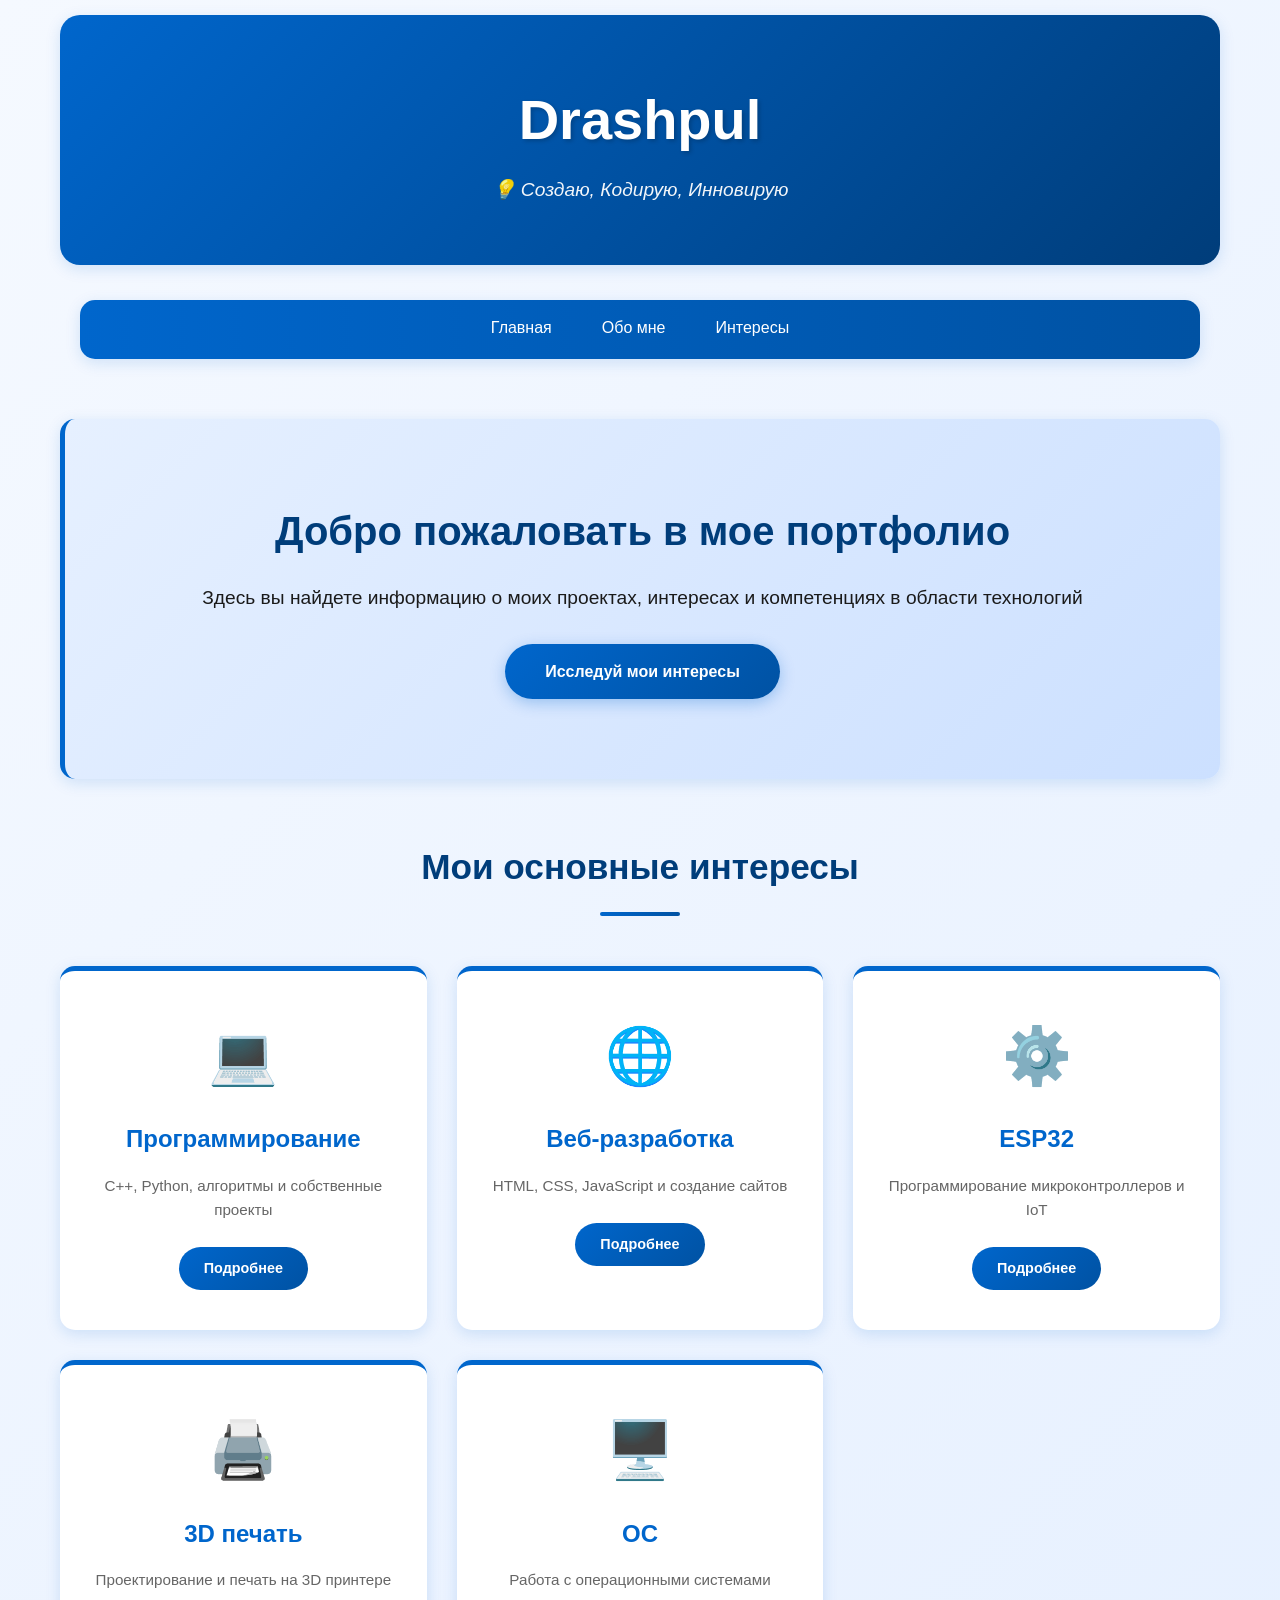
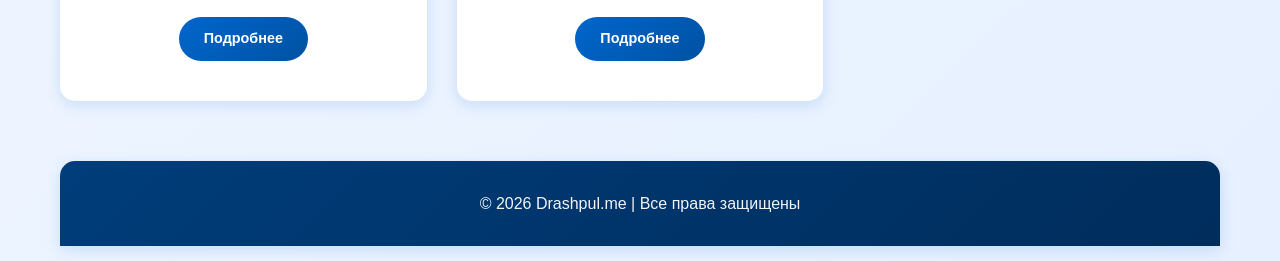
<file: index.html>
<!DOCTYPE html>
<html lang="ru">
<head>
    <meta charset="UTF-8">
    <meta name="viewport" content="width=device-width, initial-scale=1.0">
    <title>Drashpul - Портфолио</title>
    <link rel="stylesheet" href="css/style.css">
</head>
<body>
    <div class="container">
        <!-- Header -->
        <header class="header">
            <div class="header-content">
                <h1 class="logo">Drashpul</h1>
                <p class="tagline">💡 Создаю, Кодирую, Инновирую</p>
            </div>
        </header>

        <!-- Navigation -->
        <nav class="navbar">
            <ul class="nav-links">
                <li><a href="index.html" class="nav-link active">Главная</a></li>
                <li><a href="pages/about.html" class="nav-link">Обо мне</a></li>
                <li><a href="pages/interests.html" class="nav-link">Интересы</a></li>
            </ul>
        </nav>

        <!-- Main Content -->
        <main class="main-content">
            <!-- Hero Section -->
            <section class="hero">
                <div class="hero-content">
                    <h2>Добро пожаловать в мое портфолио</h2>
                    <p>Здесь вы найдете информацию о моих проектах, интересах и компетенциях в области технологий</p>
                    <a href="pages/interests.html" class="cta-button">Исследуй мои интересы</a>
                </div>
            </section>

            <!-- Interests Preview -->
            <section class="interests-preview">
                <h2>Мои основные интересы</h2>
                <div class="interests-grid">
                    <div class="interest-card">
                        <div class="interest-icon">💻</div>
                        <h3>Программирование</h3>
                        <p>C++, Python, алгоритмы и собственные проекты</p>
                        <a href="pages/programming.html" class="link-btn">Подробнее</a>
                    </div>

                    <div class="interest-card">
                        <div class="interest-icon">🌐</div>
                        <h3>Веб-разработка</h3>
                        <p>HTML, CSS, JavaScript и создание сайтов</p>
                        <a href="pages/web-development.html" class="link-btn">Подробнее</a>
                    </div>

                    <div class="interest-card">
                        <div class="interest-icon">⚙️</div>
                        <h3>ESP32</h3>
                        <p>Программирование микроконтроллеров и IoT</p>
                        <a href="pages/esp32.html" class="link-btn">Подробнее</a>
                    </div>

                    <div class="interest-card">
                        <div class="interest-icon">🖨️</div>
                        <h3>3D печать</h3>
                        <p>Проектирование и печать на 3D принтере</p>
                        <a href="pages/3d-printing.html" class="link-btn">Подробнее</a>
                    </div>

                    <div class="interest-card">
                        <div class="interest-icon">🖥️</div>
                        <h3>ОС</h3>
                        <p>Работа с операционными системами</p>
                        <a href="pages/os.html" class="link-btn">Подробнее</a>
                    </div>
                </div>
            </section>
        </main>

        <!-- Footer -->
        <footer class="footer">
            <p>&copy; 2026 Drashpul.me | Все права защищены</p>
        </footer>
    </div>

    <script src="js/script.js"></script>
</body>
</html>
</file>
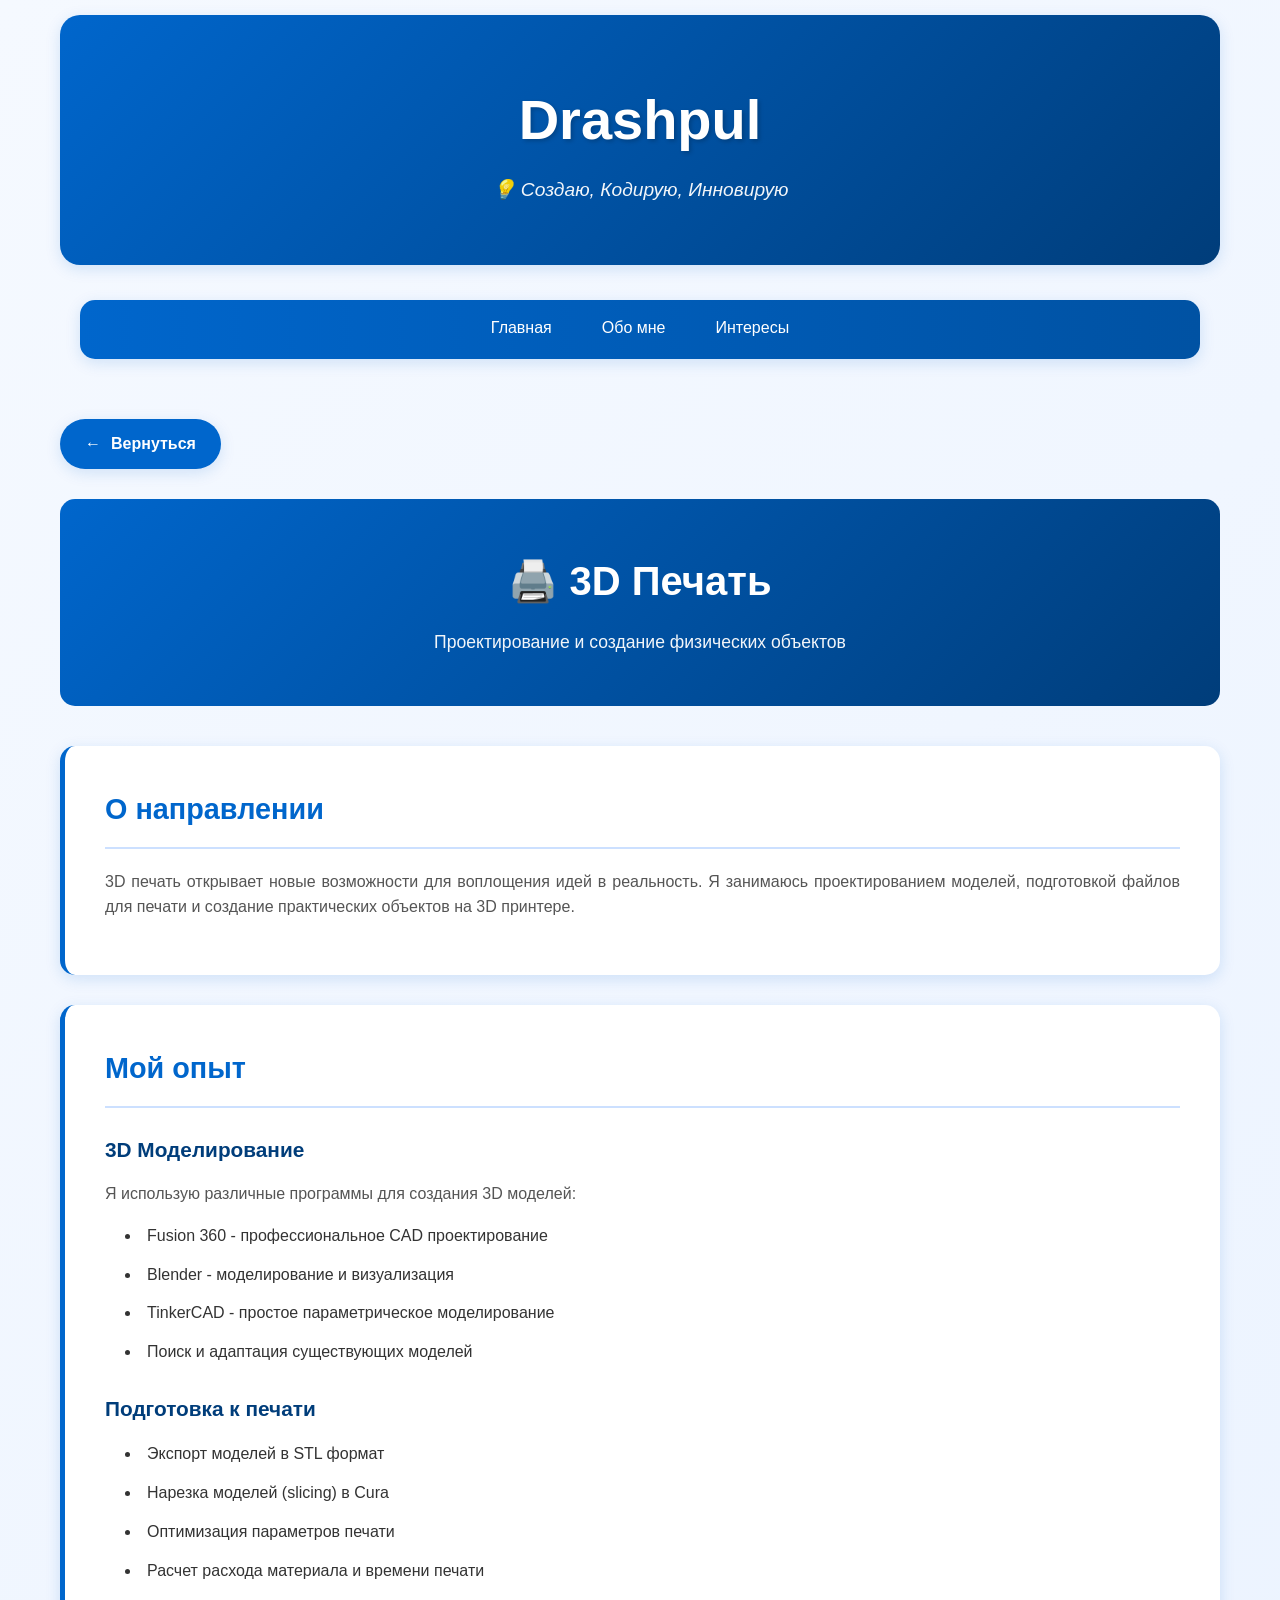
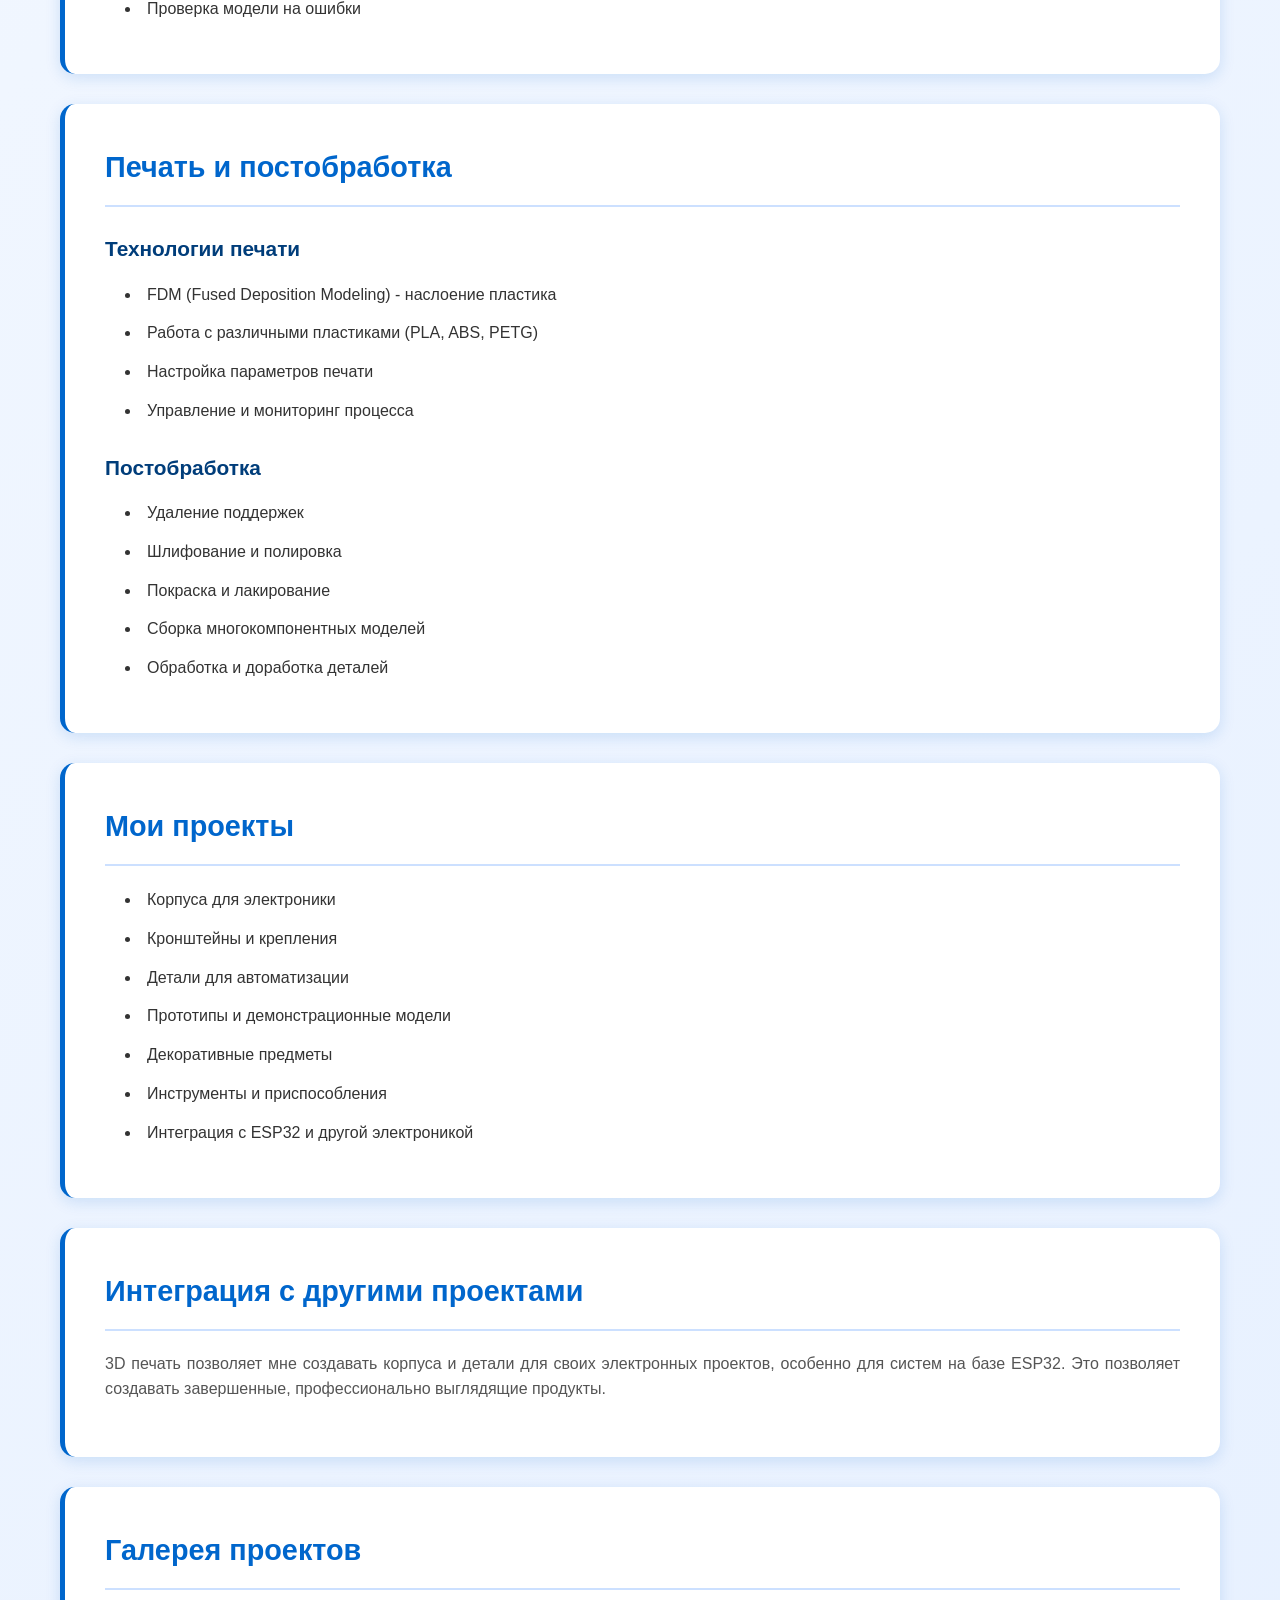
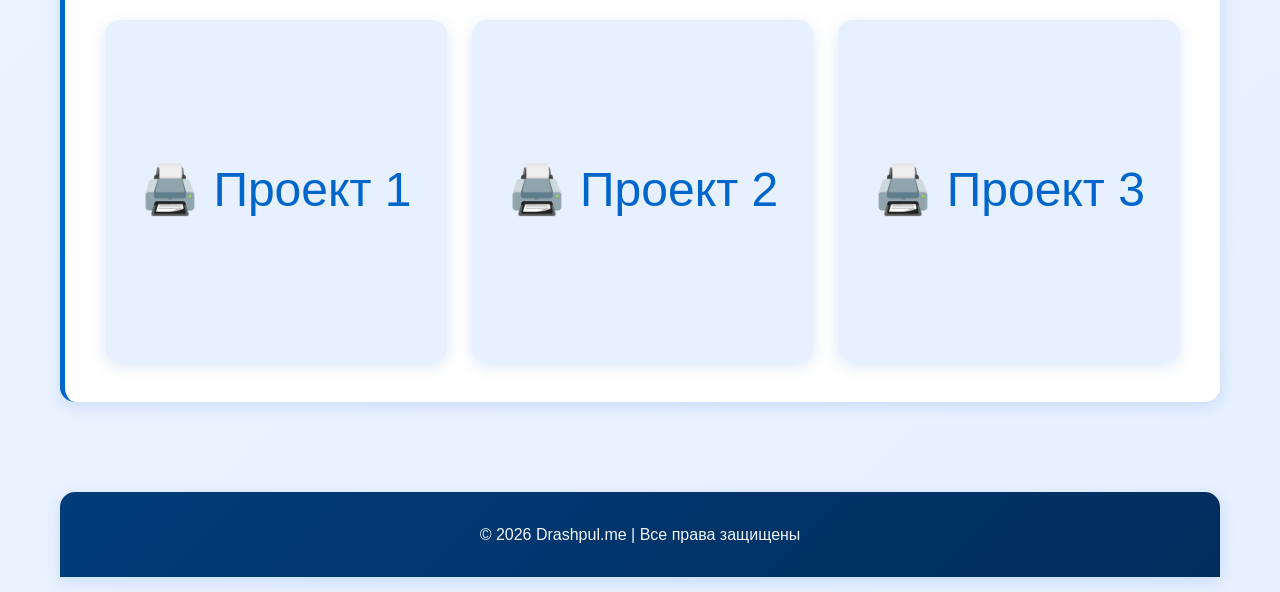
<file: pages/3d-printing.html>
<!DOCTYPE html>
<html lang="ru">
<head>
    <meta charset="UTF-8">
    <meta name="viewport" content="width=device-width, initial-scale=1.0">
    <title>3D Печать - Drashpul</title>
    <link rel="stylesheet" href="../css/style.css">
</head>
<body>
    <div class="container">
        <!-- Header -->
        <header class="header">
            <div class="header-content">
                <h1 class="logo">Drashpul</h1>
                <p class="tagline">💡 Создаю, Кодирую, Инновирую</p>
            </div>
        </header>

        <!-- Navigation -->
        <nav class="navbar">
            <ul class="nav-links">
                <li><a href="../index.html" class="nav-link">Главная</a></li>
                <li><a href="about.html" class="nav-link">Обо мне</a></li>
                <li><a href="interests.html" class="nav-link">Интересы</a></li>
            </ul>
        </nav>

        <!-- Main Content -->
        <main class="main-content">
            <a href="interests.html" class="back-button">Вернуться</a>

            <div class="section-header">
                <h1>🖨️ 3D Печать</h1>
                <p>Проектирование и создание физических объектов</p>
            </div>

            <section class="content-section">
                <h2>О направлении</h2>
                <p>
                    3D печать открывает новые возможности для воплощения идей в реальность. 
                    Я занимаюсь проектированием моделей, подготовкой файлов для печати и 
                    создание практических объектов на 3D принтере.
                </p>
            </section>

            <section class="content-section">
                <h2>Мой опыт</h2>

                <h3>3D Моделирование</h3>
                <p>
                    Я использую различные программы для создания 3D моделей:
                </p>
                <ul>
                    <li>Fusion 360 - профессиональное CAD проектирование</li>
                    <li>Blender - моделирование и визуализация</li>
                    <li>TinkerCAD - простое параметрическое моделирование</li>
                    <li>Поиск и адаптация существующих моделей</li>
                </ul>

                <h3>Подготовка к печати</h3>
                <ul>
                    <li>Экспорт моделей в STL формат</li>
                    <li>Нарезка моделей (slicing) в Cura</li>
                    <li>Оптимизация параметров печати</li>
                    <li>Расчет расхода материала и времени печати</li>
                    <li>Проверка модели на ошибки</li>
                </ul>
            </section>

            <section class="content-section">
                <h2>Печать и постобработка</h2>

                <h3>Технологии печати</h3>
                <ul>
                    <li>FDM (Fused Deposition Modeling) - наслоение пластика</li>
                    <li>Работа с различными пластиками (PLA, ABS, PETG)</li>
                    <li>Настройка параметров печати</li>
                    <li>Управление и мониторинг процесса</li>
                </ul>

                <h3>Постобработка</h3>
                <ul>
                    <li>Удаление поддержек</li>
                    <li>Шлифование и полировка</li>
                    <li>Покраска и лакирование</li>
                    <li>Сборка многокомпонентных моделей</li>
                    <li>Обработка и доработка деталей</li>
                </ul>
            </section>

            <section class="content-section">
                <h2>Мои проекты</h2>
                <ul>
                    <li>Корпуса для электроники</li>
                    <li>Кронштейны и крепления</li>
                    <li>Детали для автоматизации</li>
                    <li>Прототипы и демонстрационные модели</li>
                    <li>Декоративные предметы</li>
                    <li>Инструменты и приспособления</li>
                    <li>Интеграция с ESP32 и другой электроникой</li>
                </ul>
            </section>

            <section class="content-section">
                <h2>Интеграция с другими проектами</h2>
                <p>
                    3D печать позволяет мне создавать корпуса и детали для своих электронных проектов, 
                    особенно для систем на базе ESP32. Это позволяет создавать завершенные, 
                    профессионально выглядящие продукты.
                </p>
            </section>

            <section class="content-section">
                <h2>Галерея проектов</h2>
                <div class="gallery">
                    <div class="gallery-item">
                        <div class="gallery-placeholder">🖨️ Проект 1</div>
                    </div>
                    <div class="gallery-item">
                        <div class="gallery-placeholder">🖨️ Проект 2</div>
                    </div>
                    <div class="gallery-item">
                        <div class="gallery-placeholder">🖨️ Проект 3</div>
                    </div>
                </div>
            </section>
        </main>

        <!-- Footer -->
        <footer class="footer">
            <p>&copy; 2026 Drashpul.me | Все права защищены</p>
        </footer>
    </div>

    <script src="../js/script.js"></script>
</body>
</html>
</file>
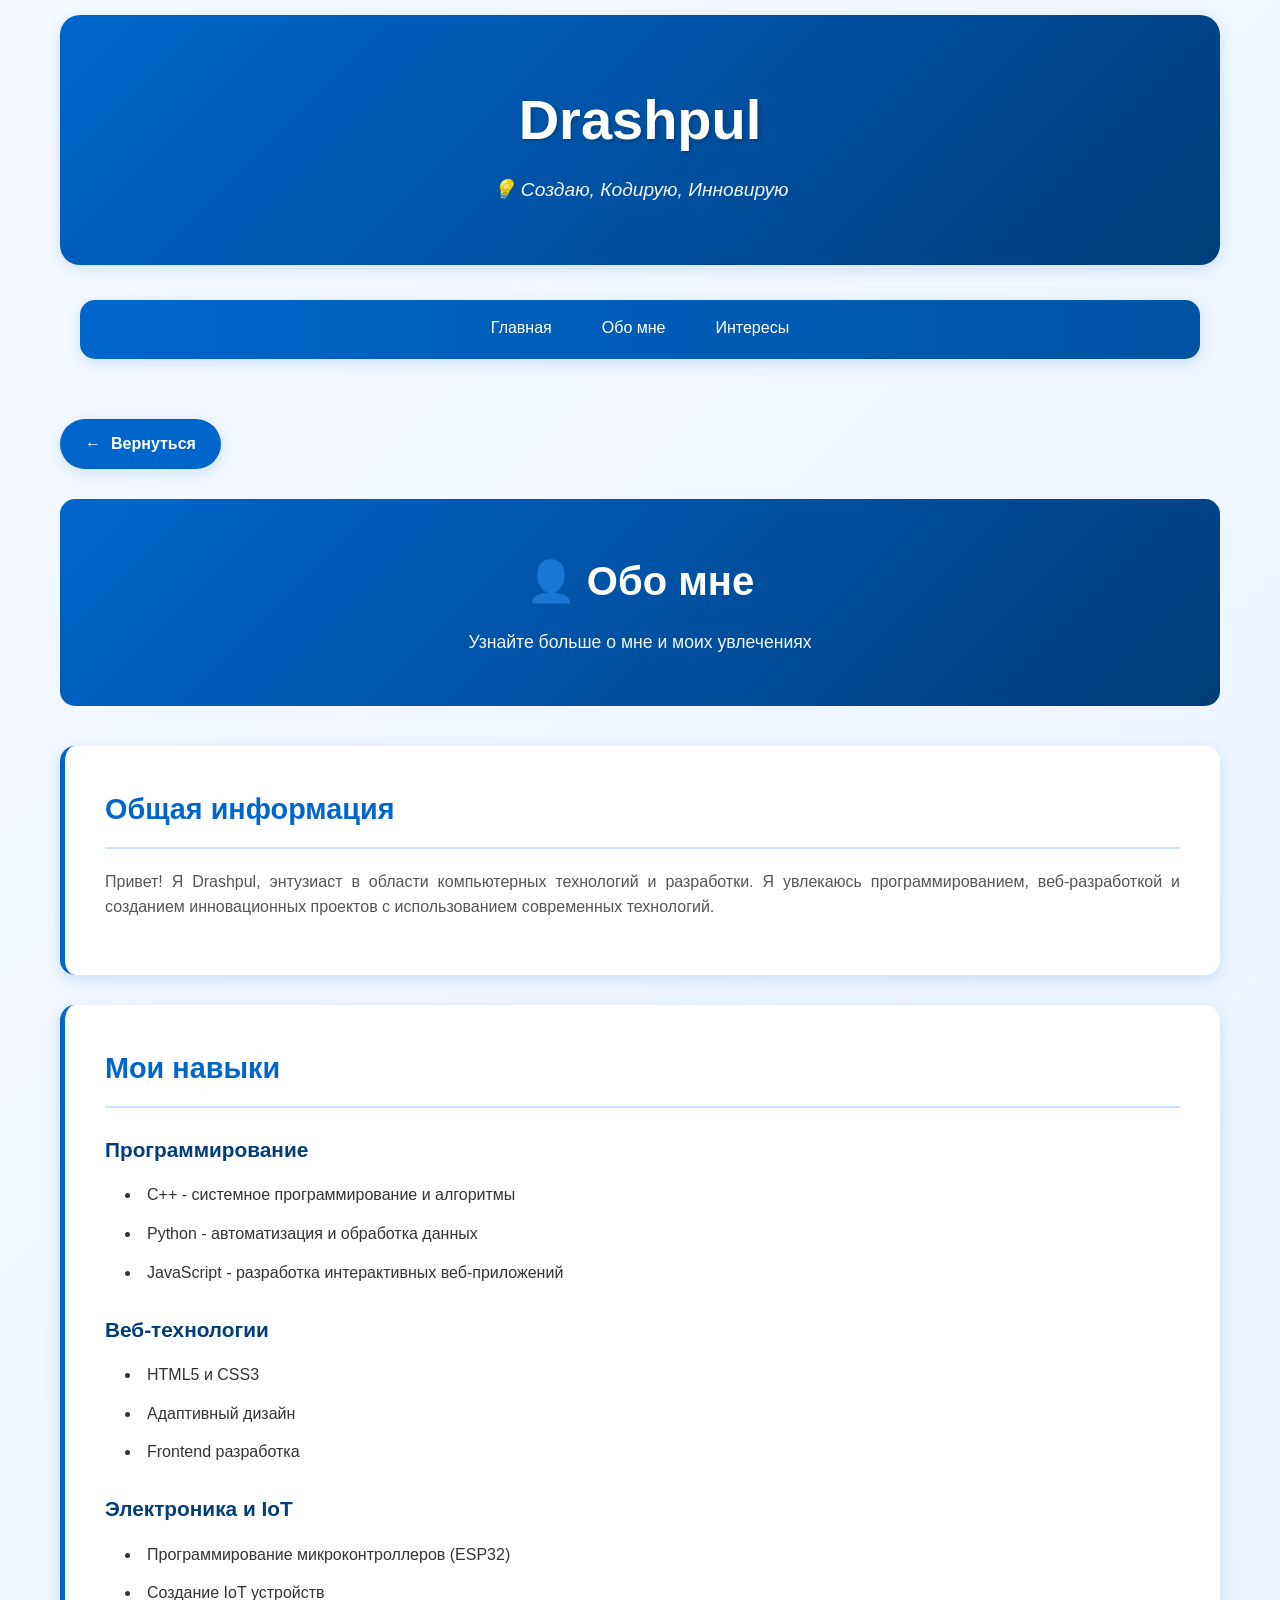
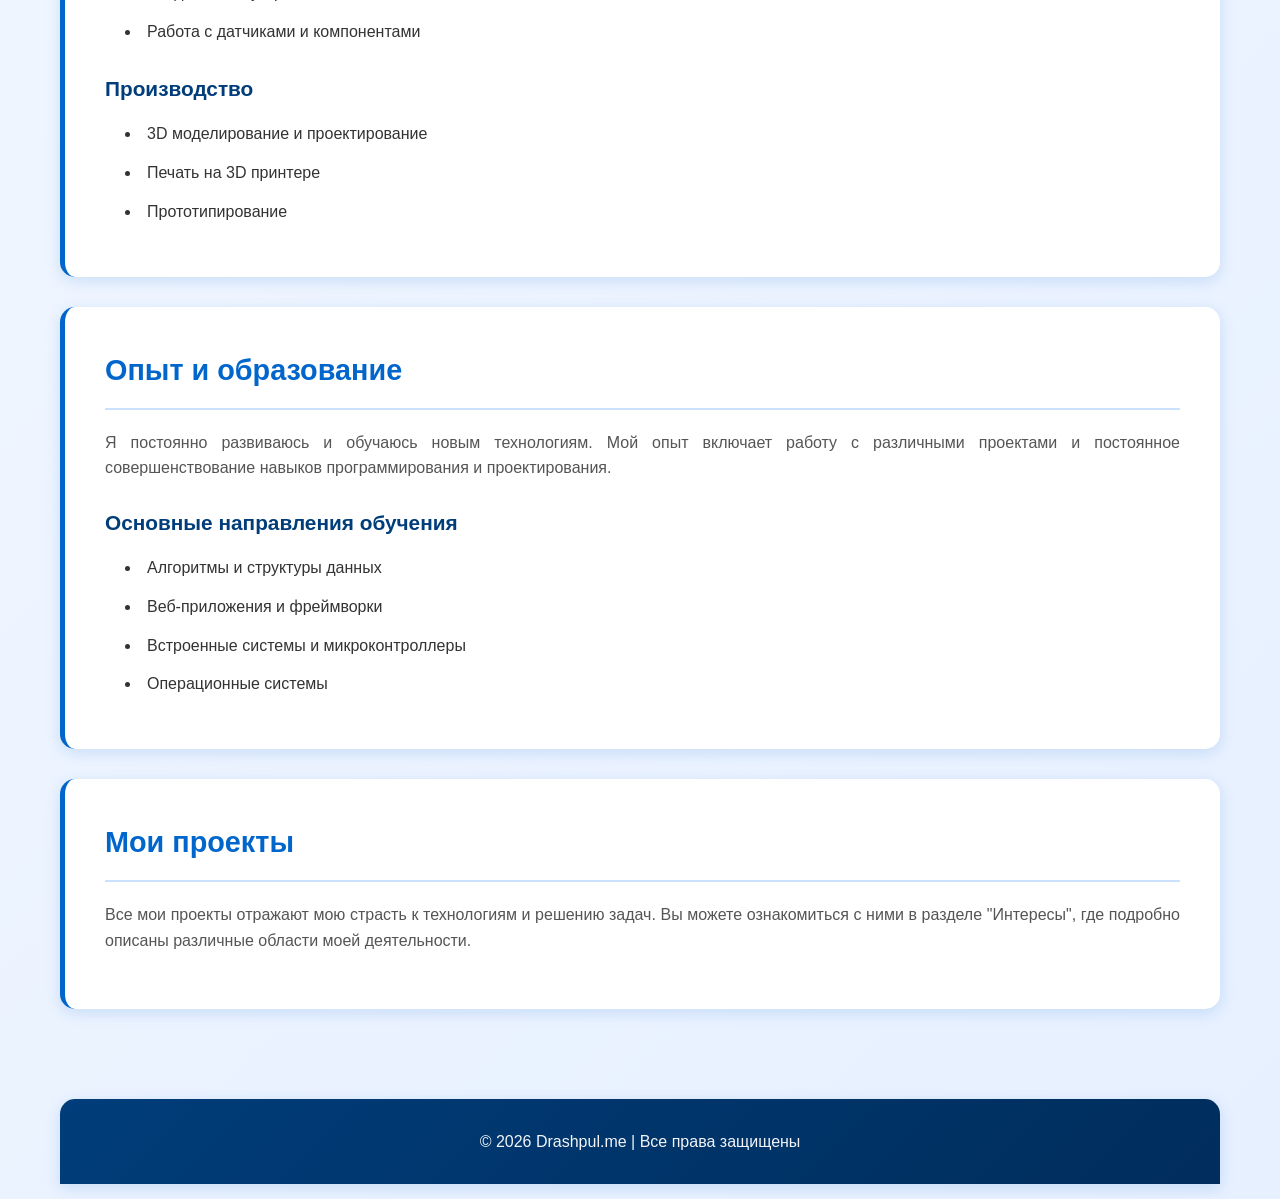
<file: pages/about.html>
<!DOCTYPE html>
<html lang="ru">
<head>
    <meta charset="UTF-8">
    <meta name="viewport" content="width=device-width, initial-scale=1.0">
    <title>Обо мне - Drashpul</title>
    <link rel="stylesheet" href="../css/style.css">
</head>
<body>
    <div class="container">
        <!-- Header -->
        <header class="header">
            <div class="header-content">
                <h1 class="logo">Drashpul</h1>
                <p class="tagline">💡 Создаю, Кодирую, Инновирую</p>
            </div>
        </header>

        <!-- Navigation -->
        <nav class="navbar">
            <ul class="nav-links">
                <li><a href="../index.html" class="nav-link">Главная</a></li>
                <li><a href="about.html" class="nav-link active">Обо мне</a></li>
                <li><a href="interests.html" class="nav-link">Интересы</a></li>
            </ul>
        </nav>

        <!-- Main Content -->
        <main class="main-content">
            <a href="../index.html" class="back-button">Вернуться</a>

            <div class="section-header">
                <h1>👤 Обо мне</h1>
                <p>Узнайте больше о мне и моих увлечениях</p>
            </div>

            <section class="content-section">
                <h2>Общая информация</h2>
                <p>
                    Привет! Я Drashpul, энтузиаст в области компьютерных технологий и разработки. 
                    Я увлекаюсь программированием, веб-разработкой и созданием инновационных проектов 
                    с использованием современных технологий.
                </p>
            </section>

            <section class="content-section">
                <h2>Мои навыки</h2>
                <h3>Программирование</h3>
                <ul>
                    <li>C++ - системное программирование и алгоритмы</li>
                    <li>Python - автоматизация и обработка данных</li>
                    <li>JavaScript - разработка интерактивных веб-приложений</li>
                </ul>

                <h3>Веб-технологии</h3>
                <ul>
                    <li>HTML5 и CSS3</li>
                    <li>Адаптивный дизайн</li>
                    <li>Frontend разработка</li>
                </ul>

                <h3>Электроника и IoT</h3>
                <ul>
                    <li>Программирование микроконтроллеров (ESP32)</li>
                    <li>Создание IoT устройств</li>
                    <li>Работа с датчиками и компонентами</li>
                </ul>

                <h3>Производство</h3>
                <ul>
                    <li>3D моделирование и проектирование</li>
                    <li>Печать на 3D принтере</li>
                    <li>Прототипирование</li>
                </ul>
            </section>

            <section class="content-section">
                <h2>Опыт и образование</h2>
                <p>
                    Я постоянно развиваюсь и обучаюсь новым технологиям. Мой опыт включает работу 
                    с различными проектами и постоянное совершенствование навыков программирования 
                    и проектирования.
                </p>

                <h3>Основные направления обучения</h3>
                <ul>
                    <li>Алгоритмы и структуры данных</li>
                    <li>Веб-приложения и фреймворки</li>
                    <li>Встроенные системы и микроконтроллеры</li>
                    <li>Операционные системы</li>
                </ul>
            </section>

            <section class="content-section">
                <h2>Мои проекты</h2>
                <p>
                    Все мои проекты отражают мою страсть к технологиям и решению задач. 
                    Вы можете ознакомиться с ними в разделе "Интересы", где подробно описаны 
                    различные области моей деятельности.
                </p>
            </section>
        </main>

        <!-- Footer -->
        <footer class="footer">
            <p>&copy; 2026 Drashpul.me | Все права защищены</p>
        </footer>
    </div>

    <script src="../js/script.js"></script>
</body>
</html>
</file>
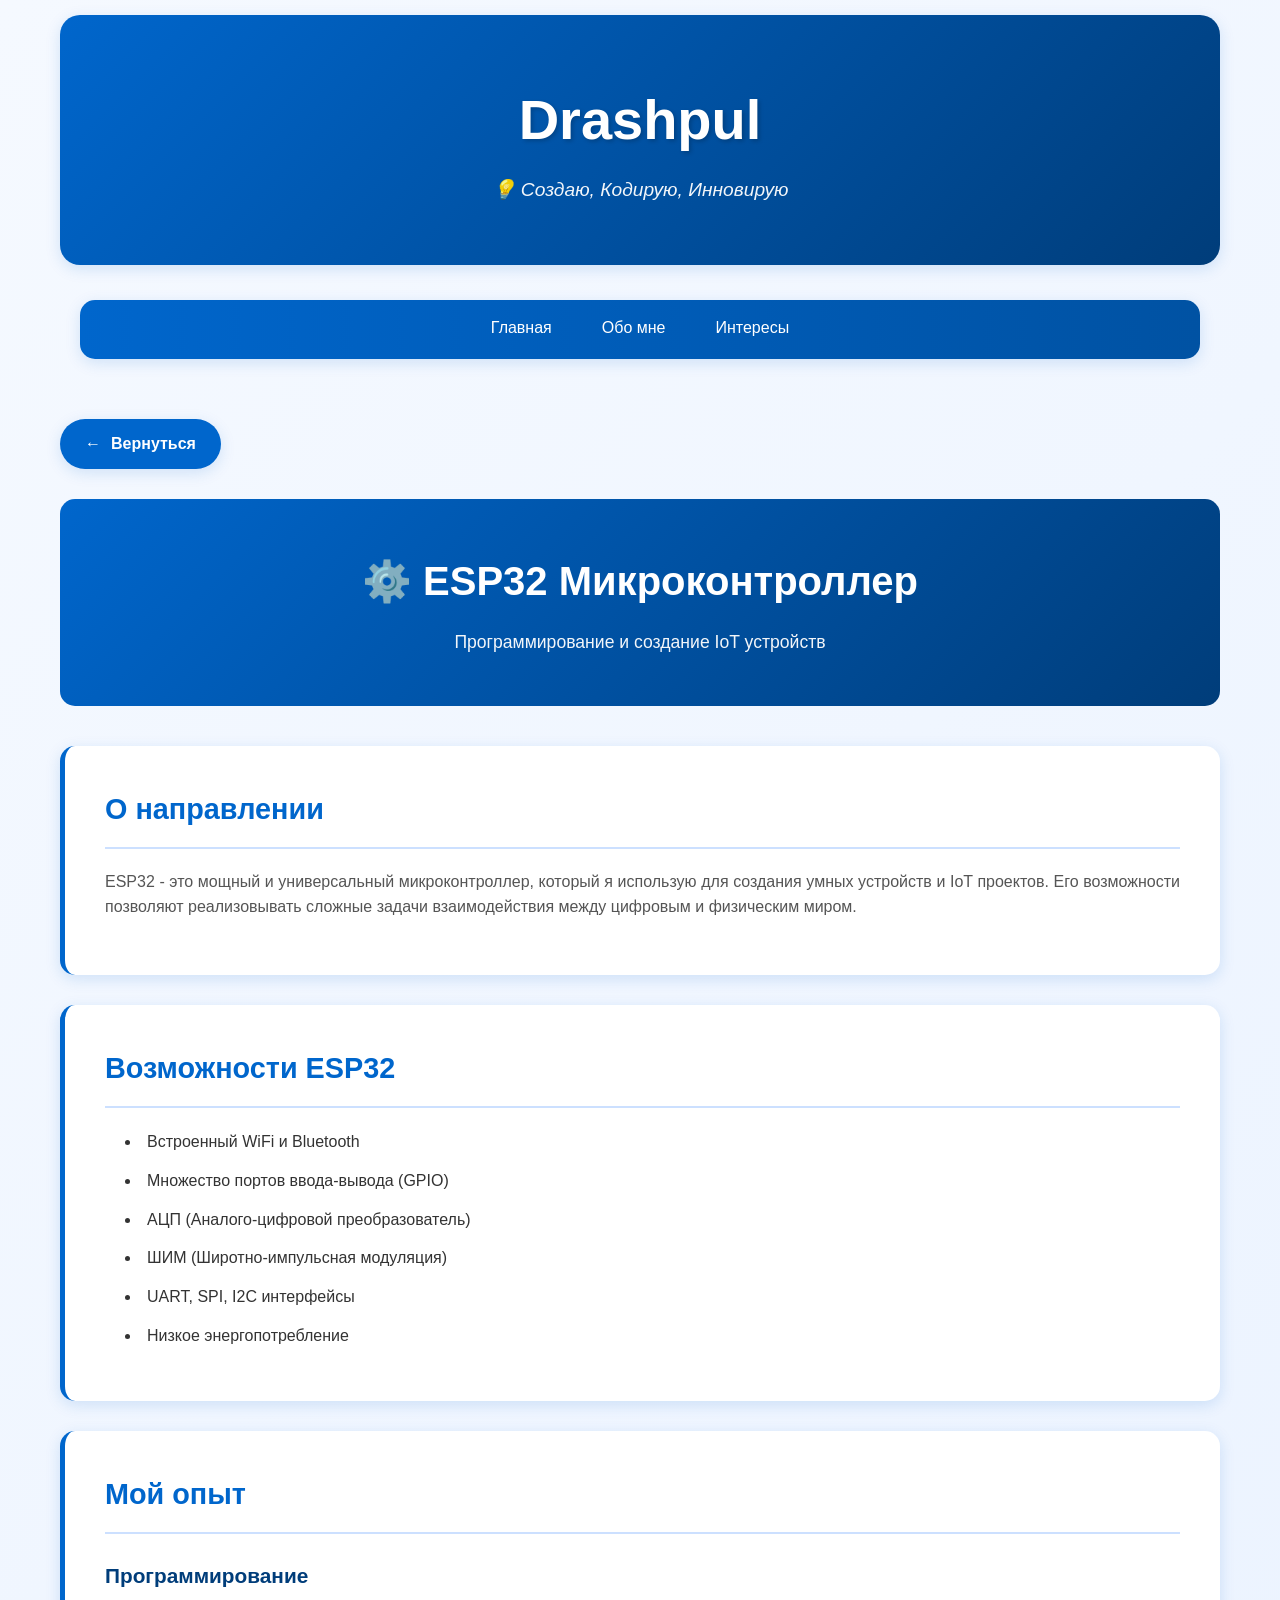
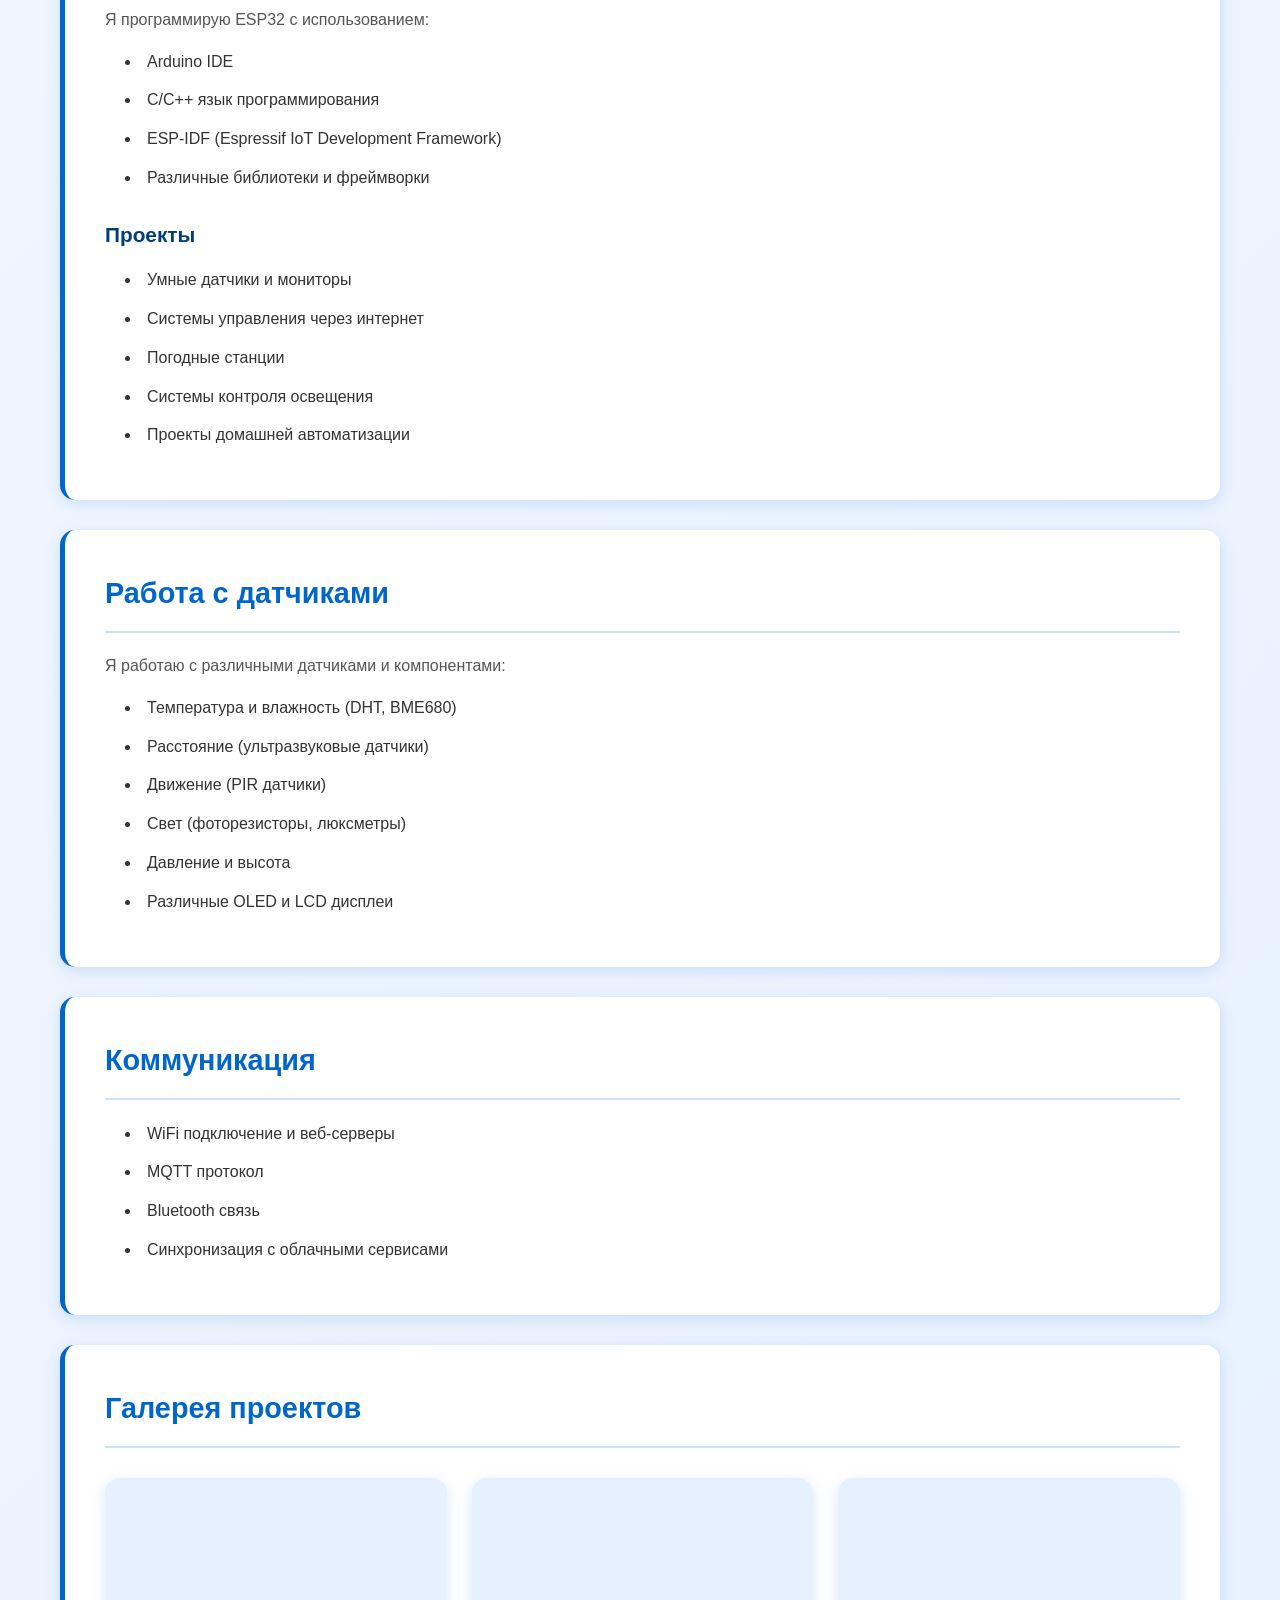
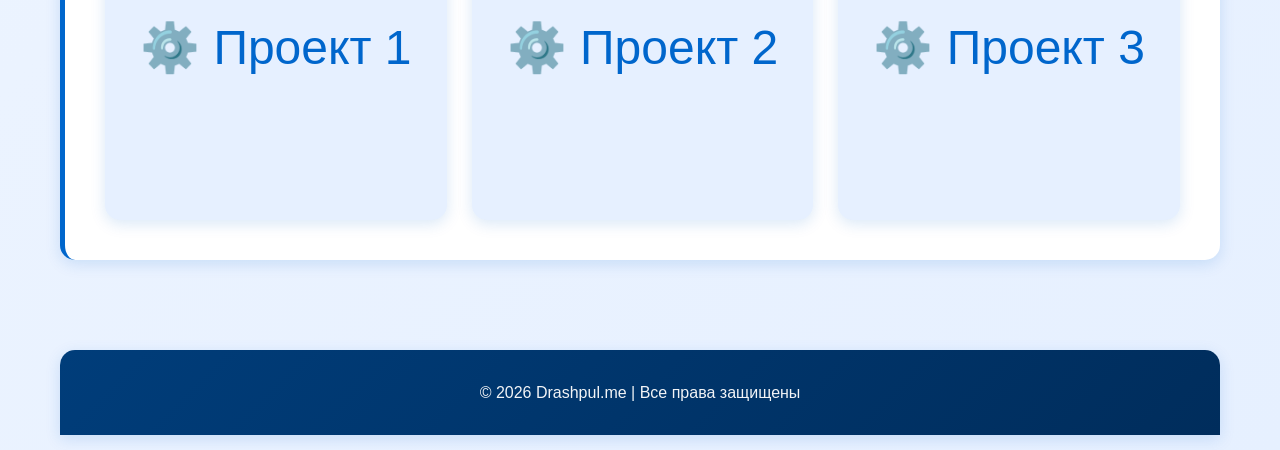
<file: pages/esp32.html>
<!DOCTYPE html>
<html lang="ru">
<head>
    <meta charset="UTF-8">
    <meta name="viewport" content="width=device-width, initial-scale=1.0">
    <title>ESP32 - Drashpul</title>
    <link rel="stylesheet" href="../css/style.css">
</head>
<body>
    <div class="container">
        <!-- Header -->
        <header class="header">
            <div class="header-content">
                <h1 class="logo">Drashpul</h1>
                <p class="tagline">💡 Создаю, Кодирую, Инновирую</p>
            </div>
        </header>

        <!-- Navigation -->
        <nav class="navbar">
            <ul class="nav-links">
                <li><a href="../index.html" class="nav-link">Главная</a></li>
                <li><a href="about.html" class="nav-link">Обо мне</a></li>
                <li><a href="interests.html" class="nav-link">Интересы</a></li>
            </ul>
        </nav>

        <!-- Main Content -->
        <main class="main-content">
            <a href="interests.html" class="back-button">Вернуться</a>

            <div class="section-header">
                <h1>⚙️ ESP32 Микроконтроллер</h1>
                <p>Программирование и создание IoT устройств</p>
            </div>

            <section class="content-section">
                <h2>О направлении</h2>
                <p>
                    ESP32 - это мощный и универсальный микроконтроллер, который я использую 
                    для создания умных устройств и IoT проектов. Его возможности позволяют 
                    реализовывать сложные задачи взаимодействия между цифровым и физическим миром.
                </p>
            </section>

            <section class="content-section">
                <h2>Возможности ESP32</h2>
                <ul>
                    <li>Встроенный WiFi и Bluetooth</li>
                    <li>Множество портов ввода-вывода (GPIO)</li>
                    <li>АЦП (Аналого-цифровой преобразователь)</li>
                    <li>ШИМ (Широтно-импульсная модуляция)</li>
                    <li>UART, SPI, I2C интерфейсы</li>
                    <li>Низкое энергопотребление</li>
                </ul>
            </section>

            <section class="content-section">
                <h2>Мой опыт</h2>

                <h3>Программирование</h3>
                <p>
                    Я программирую ESP32 с использованием:
                </p>
                <ul>
                    <li>Arduino IDE</li>
                    <li>C/C++ язык программирования</li>
                    <li>ESP-IDF (Espressif IoT Development Framework)</li>
                    <li>Различные библиотеки и фреймворки</li>
                </ul>

                <h3>Проекты</h3>
                <ul>
                    <li>Умные датчики и мониторы</li>
                    <li>Системы управления через интернет</li>
                    <li>Погодные станции</li>
                    <li>Системы контроля освещения</li>
                    <li>Проекты домашней автоматизации</li>
                </ul>
            </section>

            <section class="content-section">
                <h2>Работа с датчиками</h2>
                <p>
                    Я работаю с различными датчиками и компонентами:
                </p>
                <ul>
                    <li>Температура и влажность (DHT, BME680)</li>
                    <li>Расстояние (ультразвуковые датчики)</li>
                    <li>Движение (PIR датчики)</li>
                    <li>Свет (фоторезисторы, люксметры)</li>
                    <li>Давление и высота</li>
                    <li>Различные OLED и LCD дисплеи</li>
                </ul>
            </section>

            <section class="content-section">
                <h2>Коммуникация</h2>
                <ul>
                    <li>WiFi подключение и веб-серверы</li>
                    <li>MQTT протокол</li>
                    <li>Bluetooth связь</li>
                    <li>Синхронизация с облачными сервисами</li>
                </ul>
            </section>

            <section class="content-section">
                <h2>Галерея проектов</h2>
                <div class="gallery">
                    <div class="gallery-item">
                        <div class="gallery-placeholder">⚙️ Проект 1</div>
                    </div>
                    <div class="gallery-item">
                        <div class="gallery-placeholder">⚙️ Проект 2</div>
                    </div>
                    <div class="gallery-item">
                        <div class="gallery-placeholder">⚙️ Проект 3</div>
                    </div>
                </div>
            </section>
        </main>

        <!-- Footer -->
        <footer class="footer">
            <p>&copy; 2026 Drashpul.me | Все права защищены</p>
        </footer>
    </div>

    <script src="../js/script.js"></script>
</body>
</html>
</file>
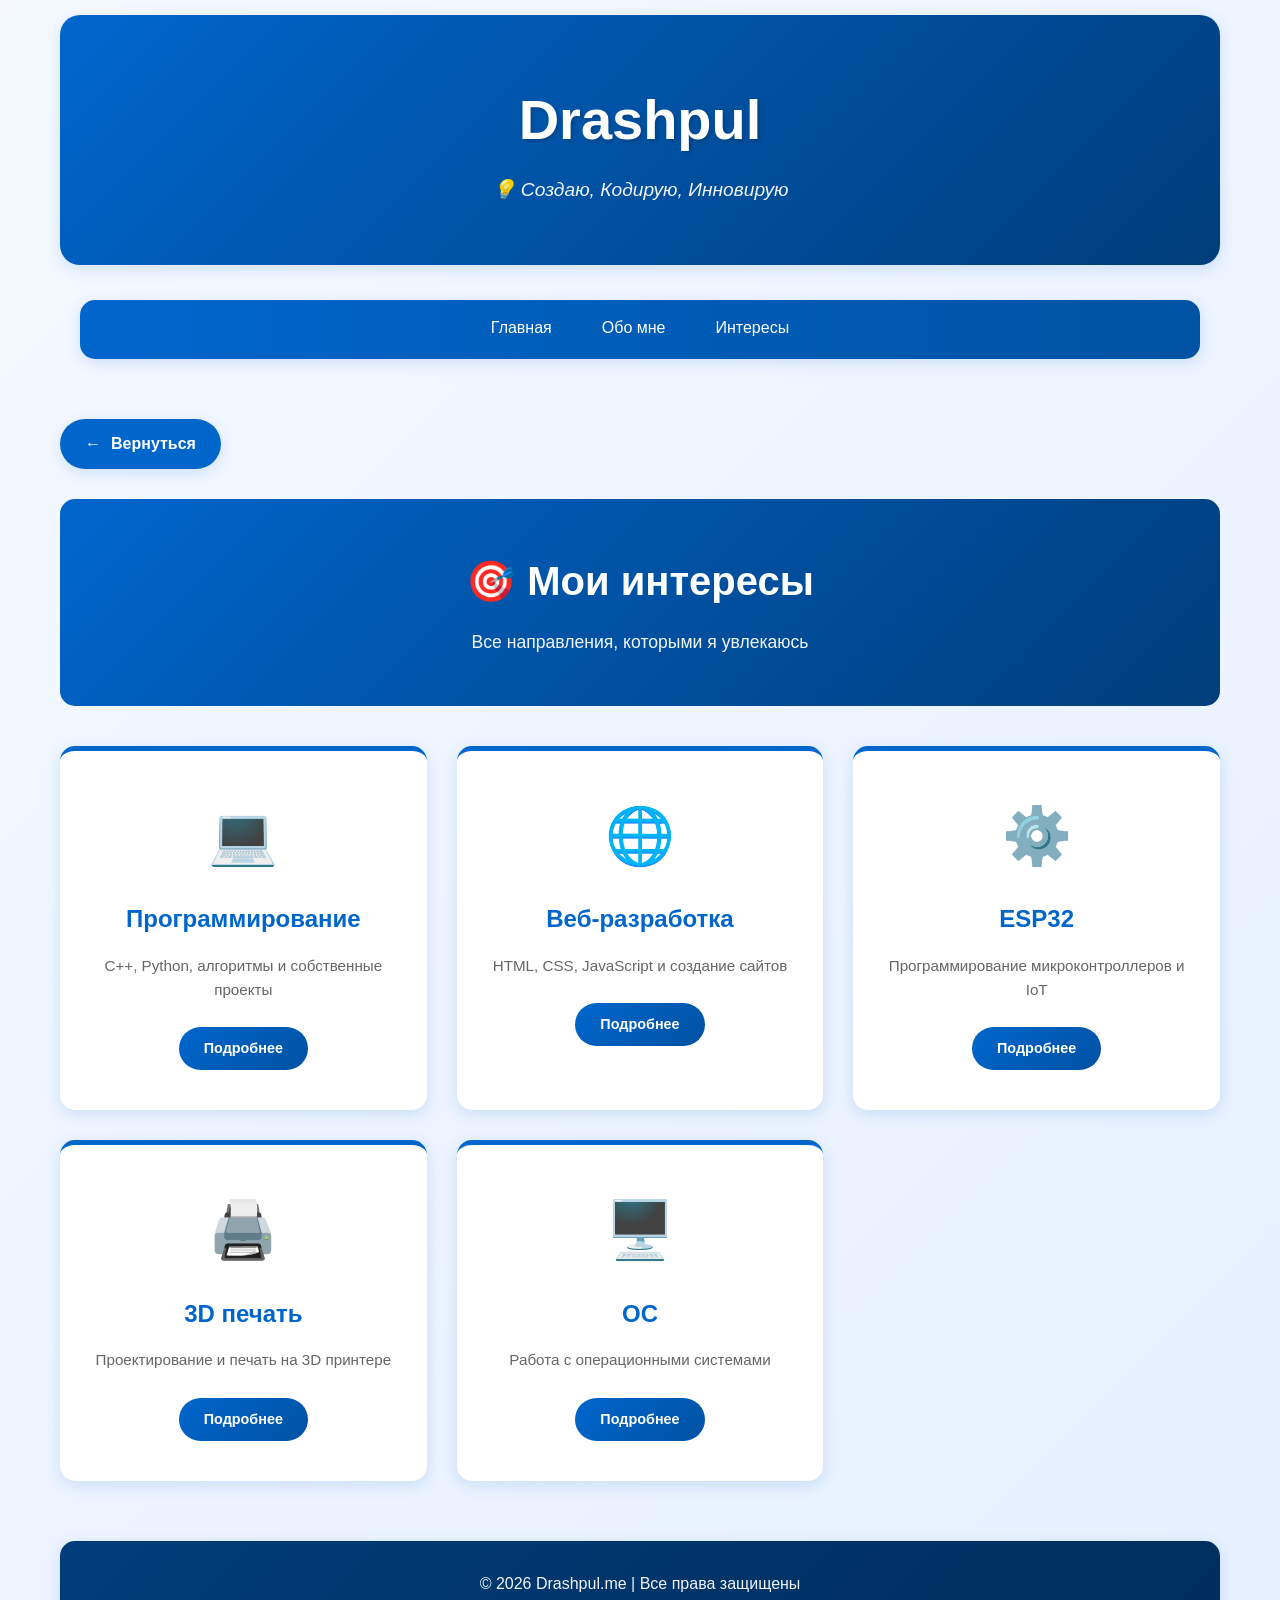
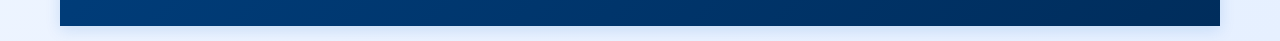
<file: pages/interests.html>
<!DOCTYPE html>
<html lang="ru">
<head>
    <meta charset="UTF-8">
    <meta name="viewport" content="width=device-width, initial-scale=1.0">
    <title>Интересы - Drashpul</title>
    <link rel="stylesheet" href="../css/style.css">
</head>
<body>
    <div class="container">
        <!-- Header -->
        <header class="header">
            <div class="header-content">
                <h1 class="logo">Drashpul</h1>
                <p class="tagline">💡 Создаю, Кодирую, Инновирую</p>
            </div>
        </header>

        <!-- Navigation -->
        <nav class="navbar">
            <ul class="nav-links">
                <li><a href="../index.html" class="nav-link">Главная</a></li>
                <li><a href="about.html" class="nav-link">Обо мне</a></li>
                <li><a href="interests.html" class="nav-link active">Интересы</a></li>
            </ul>
        </nav>

        <!-- Main Content -->
        <main class="main-content">
            <a href="../index.html" class="back-button">Вернуться</a>

            <div class="section-header">
                <h1>🎯 Мои интересы</h1>
                <p>Все направления, которыми я увлекаюсь</p>
            </div>

            <div class="interests-grid">
                <div class="interest-card">
                    <div class="interest-icon">💻</div>
                    <h3>Программирование</h3>
                    <p>C++, Python, алгоритмы и собственные проекты</p>
                    <a href="programming.html" class="link-btn">Подробнее</a>
                </div>

                <div class="interest-card">
                    <div class="interest-icon">🌐</div>
                    <h3>Веб-разработка</h3>
                    <p>HTML, CSS, JavaScript и создание сайтов</p>
                    <a href="web-development.html" class="link-btn">Подробнее</a>
                </div>

                <div class="interest-card">
                    <div class="interest-icon">⚙️</div>
                    <h3>ESP32</h3>
                    <p>Программирование микроконтроллеров и IoT</p>
                    <a href="esp32.html" class="link-btn">Подробнее</a>
                </div>

                <div class="interest-card">
                    <div class="interest-icon">🖨️</div>
                    <h3>3D печать</h3>
                    <p>Проектирование и печать на 3D принтере</p>
                    <a href="3d-printing.html" class="link-btn">Подробнее</a>
                </div>

                <div class="interest-card">
                    <div class="interest-icon">🖥️</div>
                    <h3>ОС</h3>
                    <p>Работа с операционными системами</p>
                    <a href="os.html" class="link-btn">Подробнее</a>
                </div>
            </div>
        </main>

        <!-- Footer -->
        <footer class="footer">
            <p>&copy; 2026 Drashpul.me | Все права защищены</p>
        </footer>
    </div>

    <script src="../js/script.js"></script>
</body>
</html>
</file>
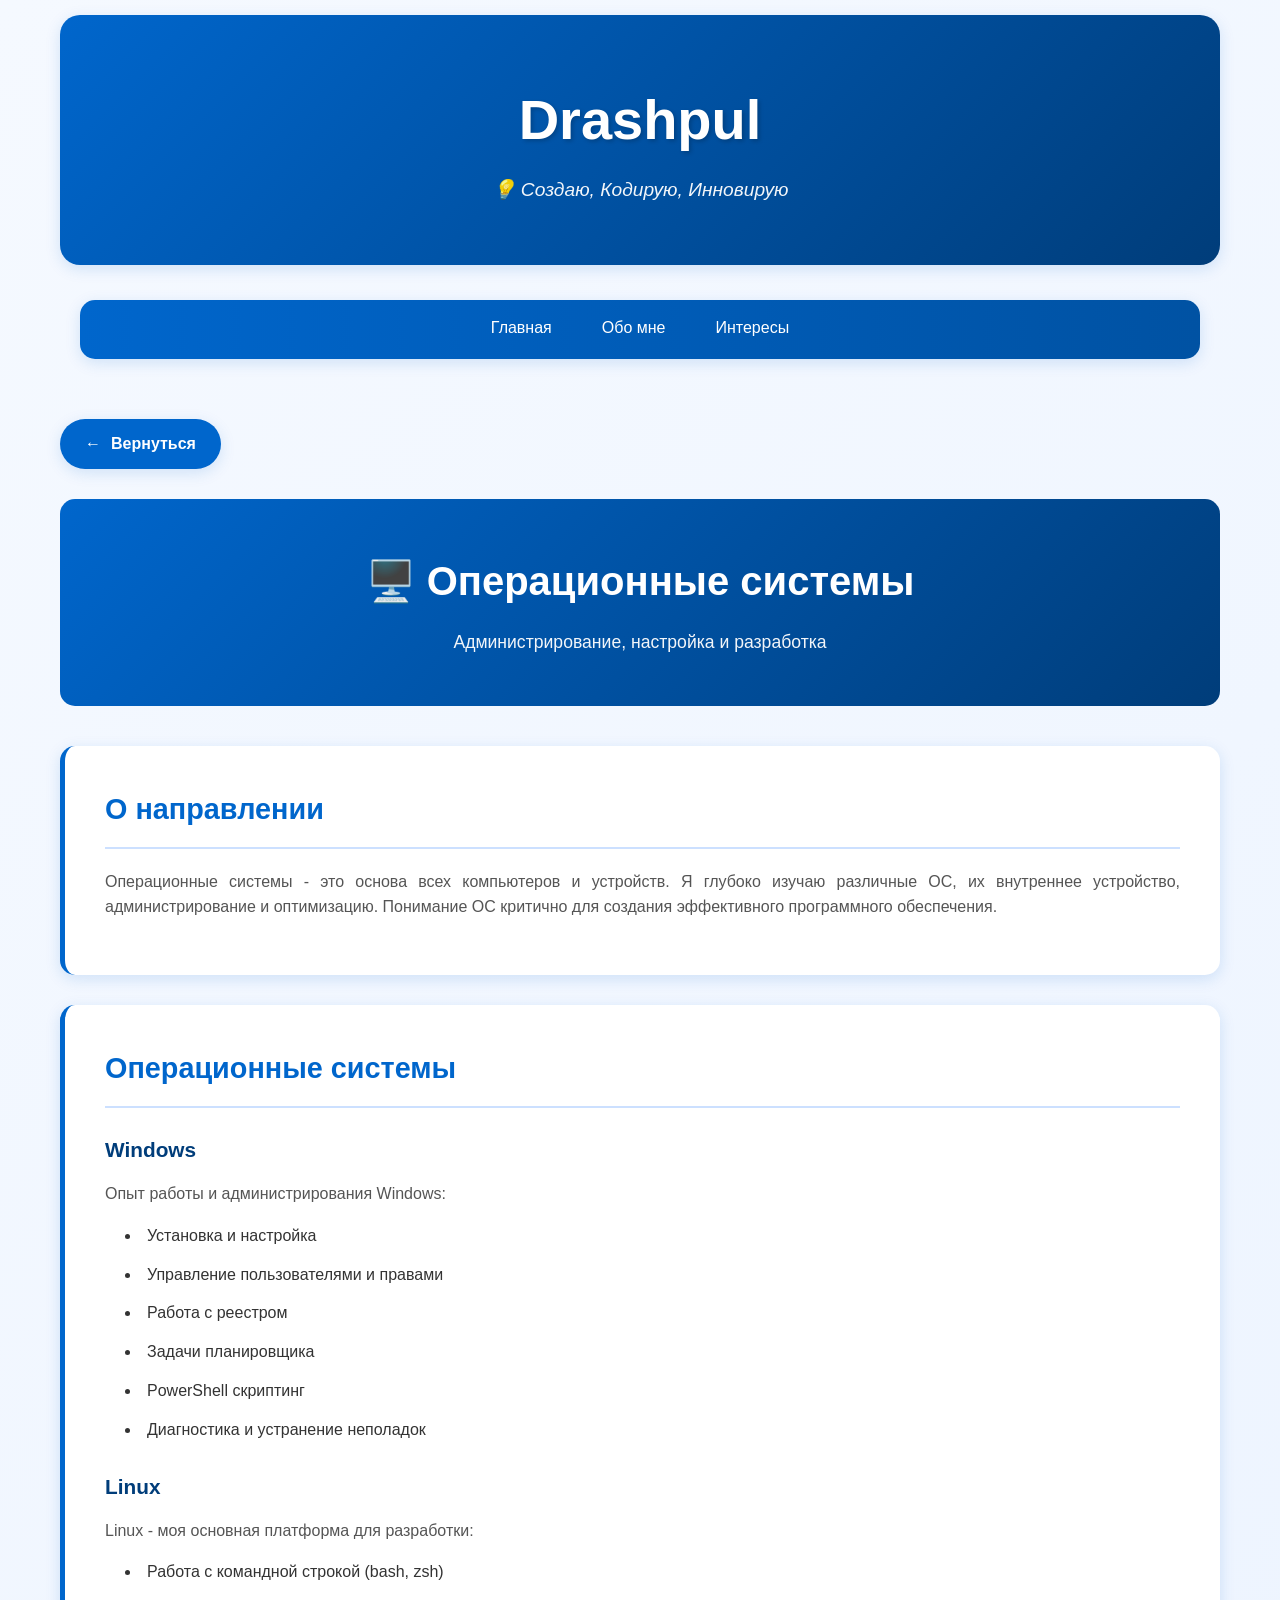
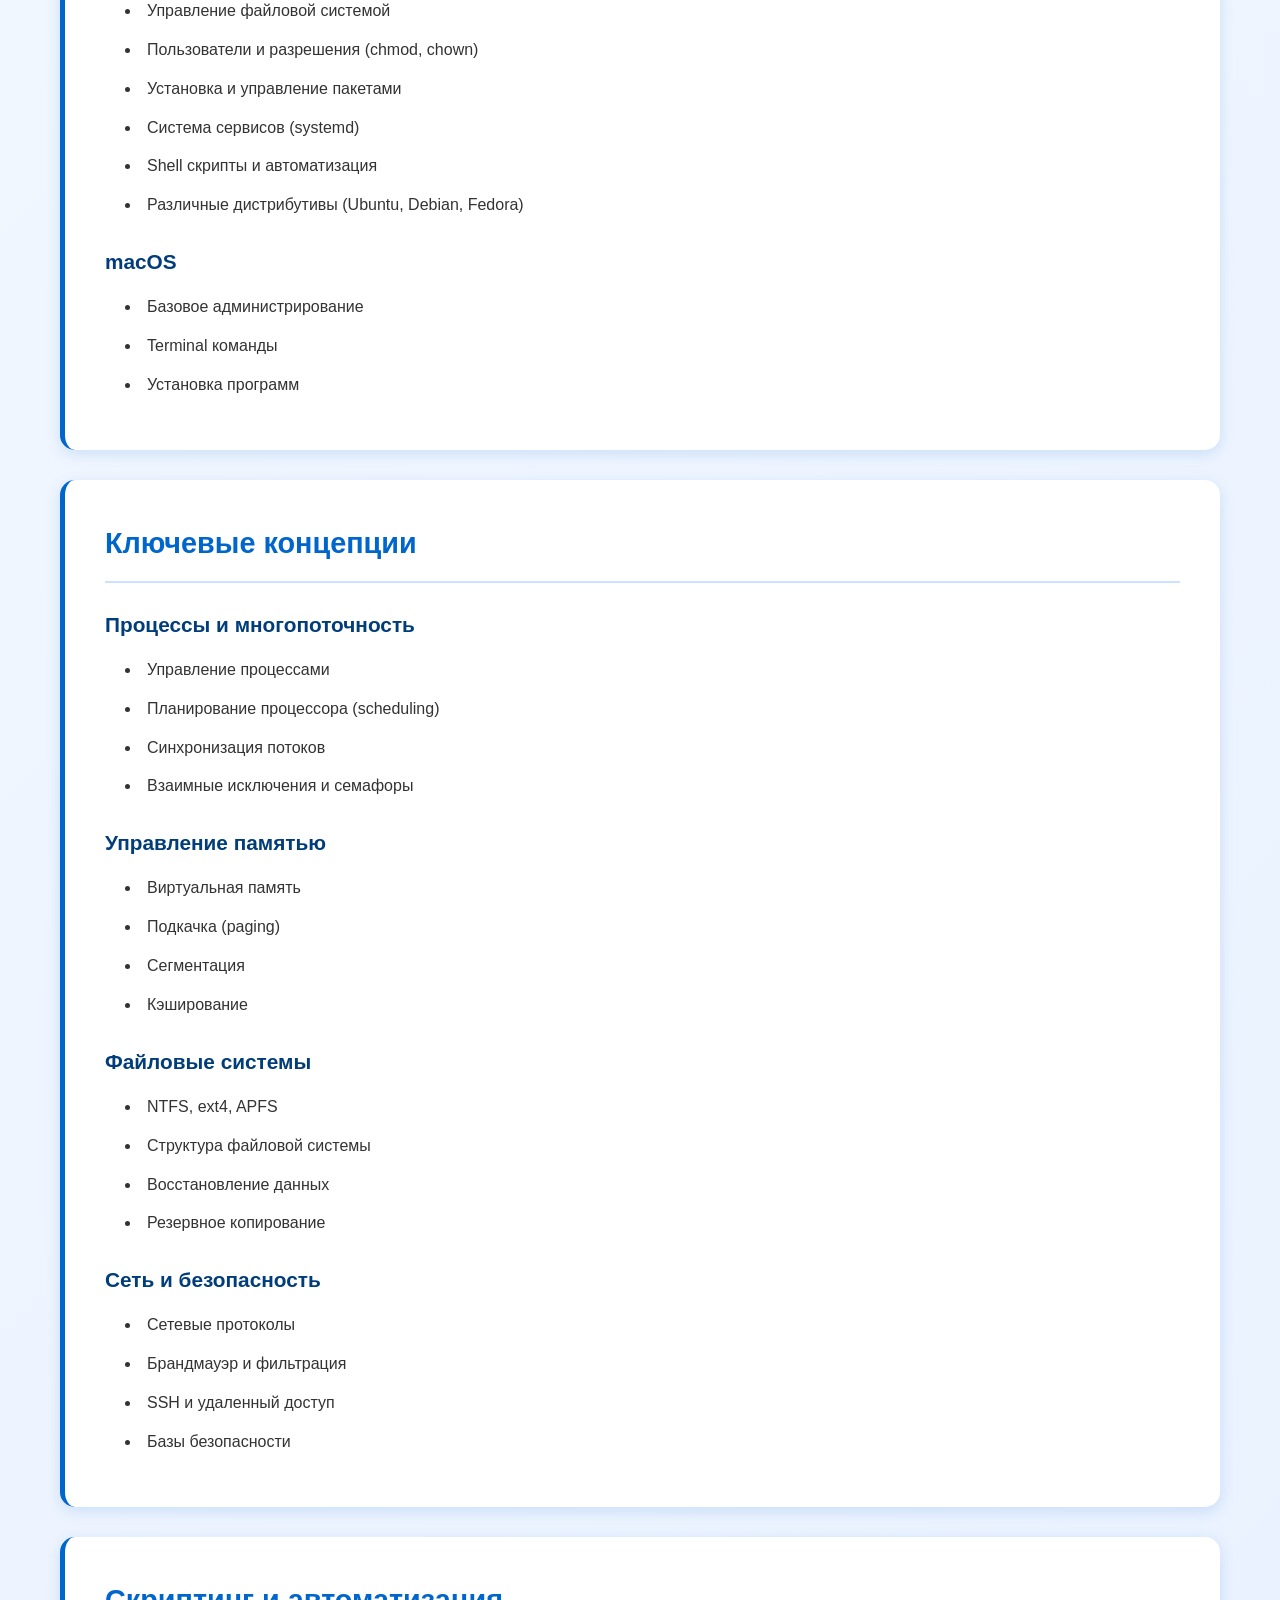
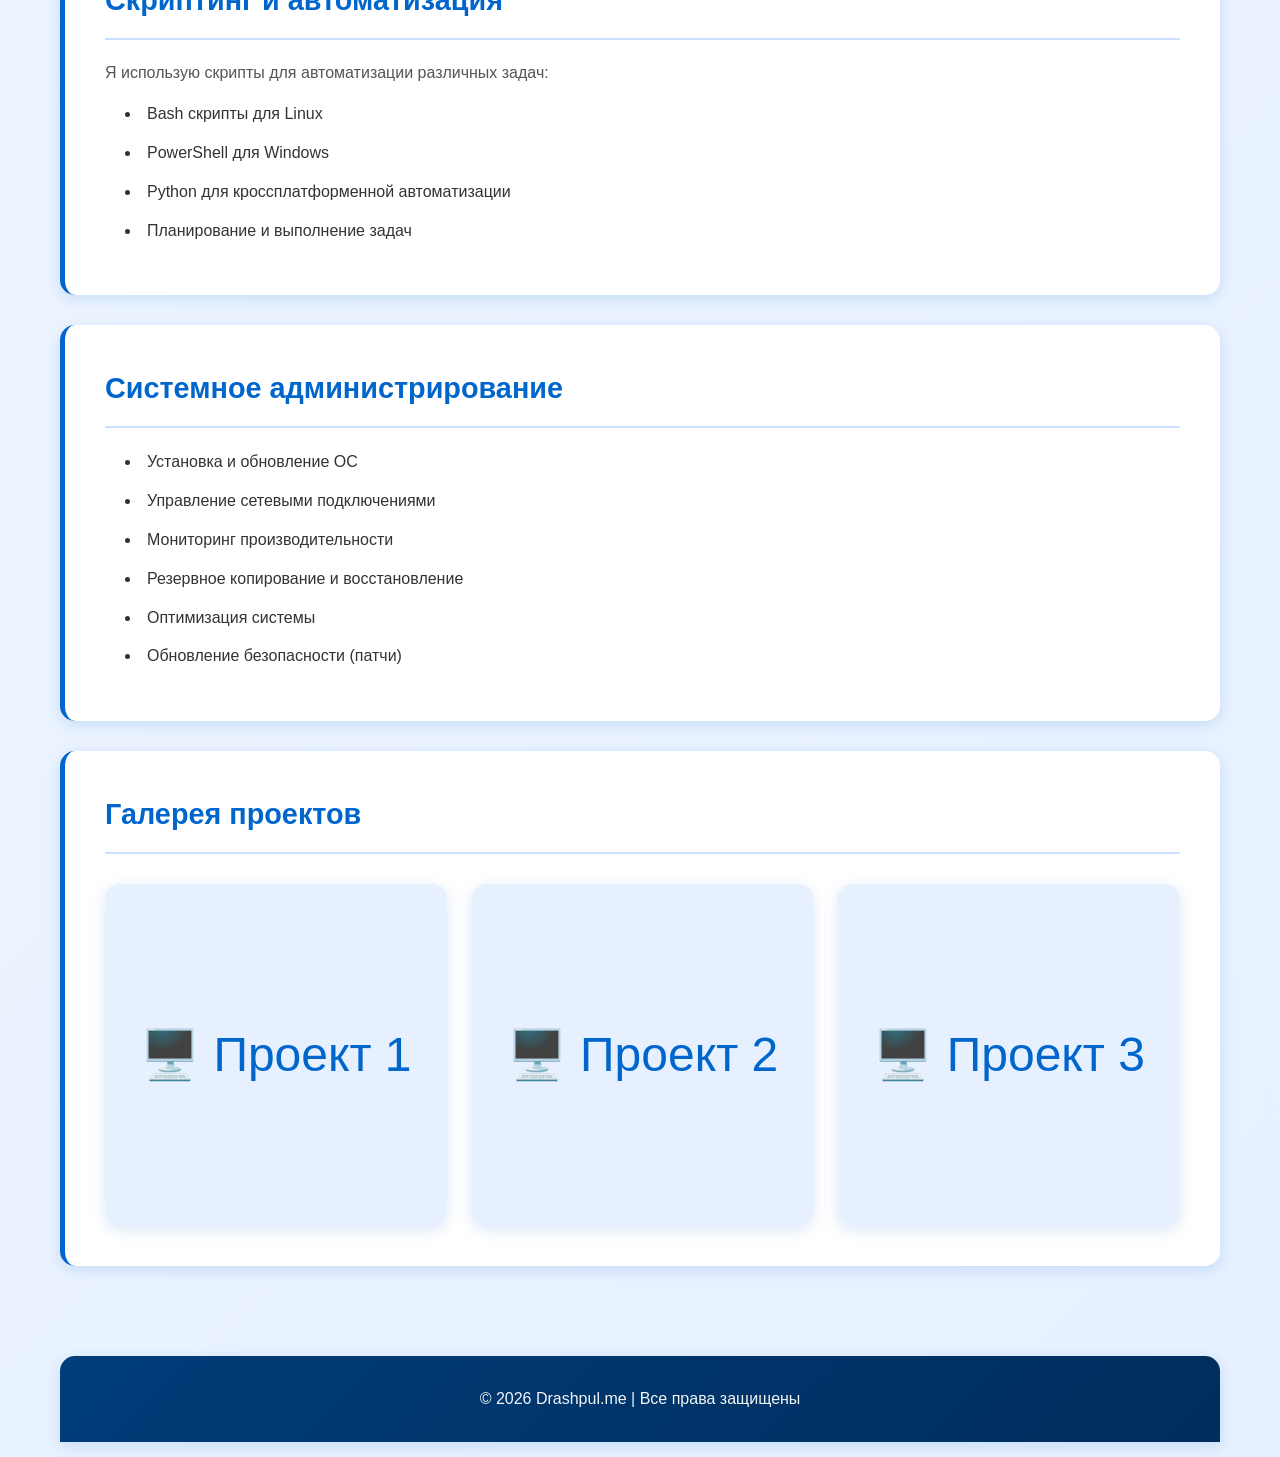
<file: pages/os.html>
<!DOCTYPE html>
<html lang="ru">
<head>
    <meta charset="UTF-8">
    <meta name="viewport" content="width=device-width, initial-scale=1.0">
    <title>Операционные системы - Drashpul</title>
    <link rel="stylesheet" href="../css/style.css">
</head>
<body>
    <div class="container">
        <!-- Header -->
        <header class="header">
            <div class="header-content">
                <h1 class="logo">Drashpul</h1>
                <p class="tagline">💡 Создаю, Кодирую, Инновирую</p>
            </div>
        </header>

        <!-- Navigation -->
        <nav class="navbar">
            <ul class="nav-links">
                <li><a href="../index.html" class="nav-link">Главная</a></li>
                <li><a href="about.html" class="nav-link">Обо мне</a></li>
                <li><a href="interests.html" class="nav-link">Интересы</a></li>
            </ul>
        </nav>

        <!-- Main Content -->
        <main class="main-content">
            <a href="interests.html" class="back-button">Вернуться</a>

            <div class="section-header">
                <h1>🖥️ Операционные системы</h1>
                <p>Администрирование, настройка и разработка</p>
            </div>

            <section class="content-section">
                <h2>О направлении</h2>
                <p>
                    Операционные системы - это основа всех компьютеров и устройств. Я глубоко 
                    изучаю различные ОС, их внутреннее устройство, администрирование и оптимизацию. 
                    Понимание ОС критично для создания эффективного программного обеспечения.
                </p>
            </section>

            <section class="content-section">
                <h2>Операционные системы</h2>

                <h3>Windows</h3>
                <p>
                    Опыт работы и администрирования Windows:
                </p>
                <ul>
                    <li>Установка и настройка</li>
                    <li>Управление пользователями и правами</li>
                    <li>Работа с реестром</li>
                    <li>Задачи планировщика</li>
                    <li>PowerShell скриптинг</li>
                    <li>Диагностика и устранение неполадок</li>
                </ul>

                <h3>Linux</h3>
                <p>
                    Linux - моя основная платформа для разработки:
                </p>
                <ul>
                    <li>Работа с командной строкой (bash, zsh)</li>
                    <li>Управление файловой системой</li>
                    <li>Пользователи и разрешения (chmod, chown)</li>
                    <li>Установка и управление пакетами</li>
                    <li>Система сервисов (systemd)</li>
                    <li>Shell скрипты и автоматизация</li>
                    <li>Различные дистрибутивы (Ubuntu, Debian, Fedora)</li>
                </ul>

                <h3>macOS</h3>
                <ul>
                    <li>Базовое администрирование</li>
                    <li>Terminal команды</li>
                    <li>Установка программ</li>
                </ul>
            </section>

            <section class="content-section">
                <h2>Ключевые концепции</h2>

                <h3>Процессы и многопоточность</h3>
                <ul>
                    <li>Управление процессами</li>
                    <li>Планирование процессора (scheduling)</li>
                    <li>Синхронизация потоков</li>
                    <li>Взаимные исключения и семафоры</li>
                </ul>

                <h3>Управление памятью</h3>
                <ul>
                    <li>Виртуальная память</li>
                    <li>Подкачка (paging)</li>
                    <li>Сегментация</li>
                    <li>Кэширование</li>
                </ul>

                <h3>Файловые системы</h3>
                <ul>
                    <li>NTFS, ext4, APFS</li>
                    <li>Структура файловой системы</li>
                    <li>Восстановление данных</li>
                    <li>Резервное копирование</li>
                </ul>

                <h3>Сеть и безопасность</h3>
                <ul>
                    <li>Сетевые протоколы</li>
                    <li>Брандмауэр и фильтрация</li>
                    <li>SSH и удаленный доступ</li>
                    <li>Базы безопасности</li>
                </ul>
            </section>

            <section class="content-section">
                <h2>Скриптинг и автоматизация</h2>
                <p>
                    Я использую скрипты для автоматизации различных задач:
                </p>
                <ul>
                    <li>Bash скрипты для Linux</li>
                    <li>PowerShell для Windows</li>
                    <li>Python для кроссплатформенной автоматизации</li>
                    <li>Планирование и выполнение задач</li>
                </ul>
            </section>

            <section class="content-section">
                <h2>Системное администрирование</h2>
                <ul>
                    <li>Установка и обновление ОС</li>
                    <li>Управление сетевыми подключениями</li>
                    <li>Мониторинг производительности</li>
                    <li>Резервное копирование и восстановление</li>
                    <li>Оптимизация системы</li>
                    <li>Обновление безопасности (патчи)</li>
                </ul>
            </section>

            <section class="content-section">
                <h2>Галерея проектов</h2>
                <div class="gallery">
                    <div class="gallery-item">
                        <div class="gallery-placeholder">🖥️ Проект 1</div>
                    </div>
                    <div class="gallery-item">
                        <div class="gallery-placeholder">🖥️ Проект 2</div>
                    </div>
                    <div class="gallery-item">
                        <div class="gallery-placeholder">🖥️ Проект 3</div>
                    </div>
                </div>
            </section>
        </main>

        <!-- Footer -->
        <footer class="footer">
            <p>&copy; 2026 Drashpul.me | Все права защищены</p>
        </footer>
    </div>

    <script src="../js/script.js"></script>
</body>
</html>
</file>
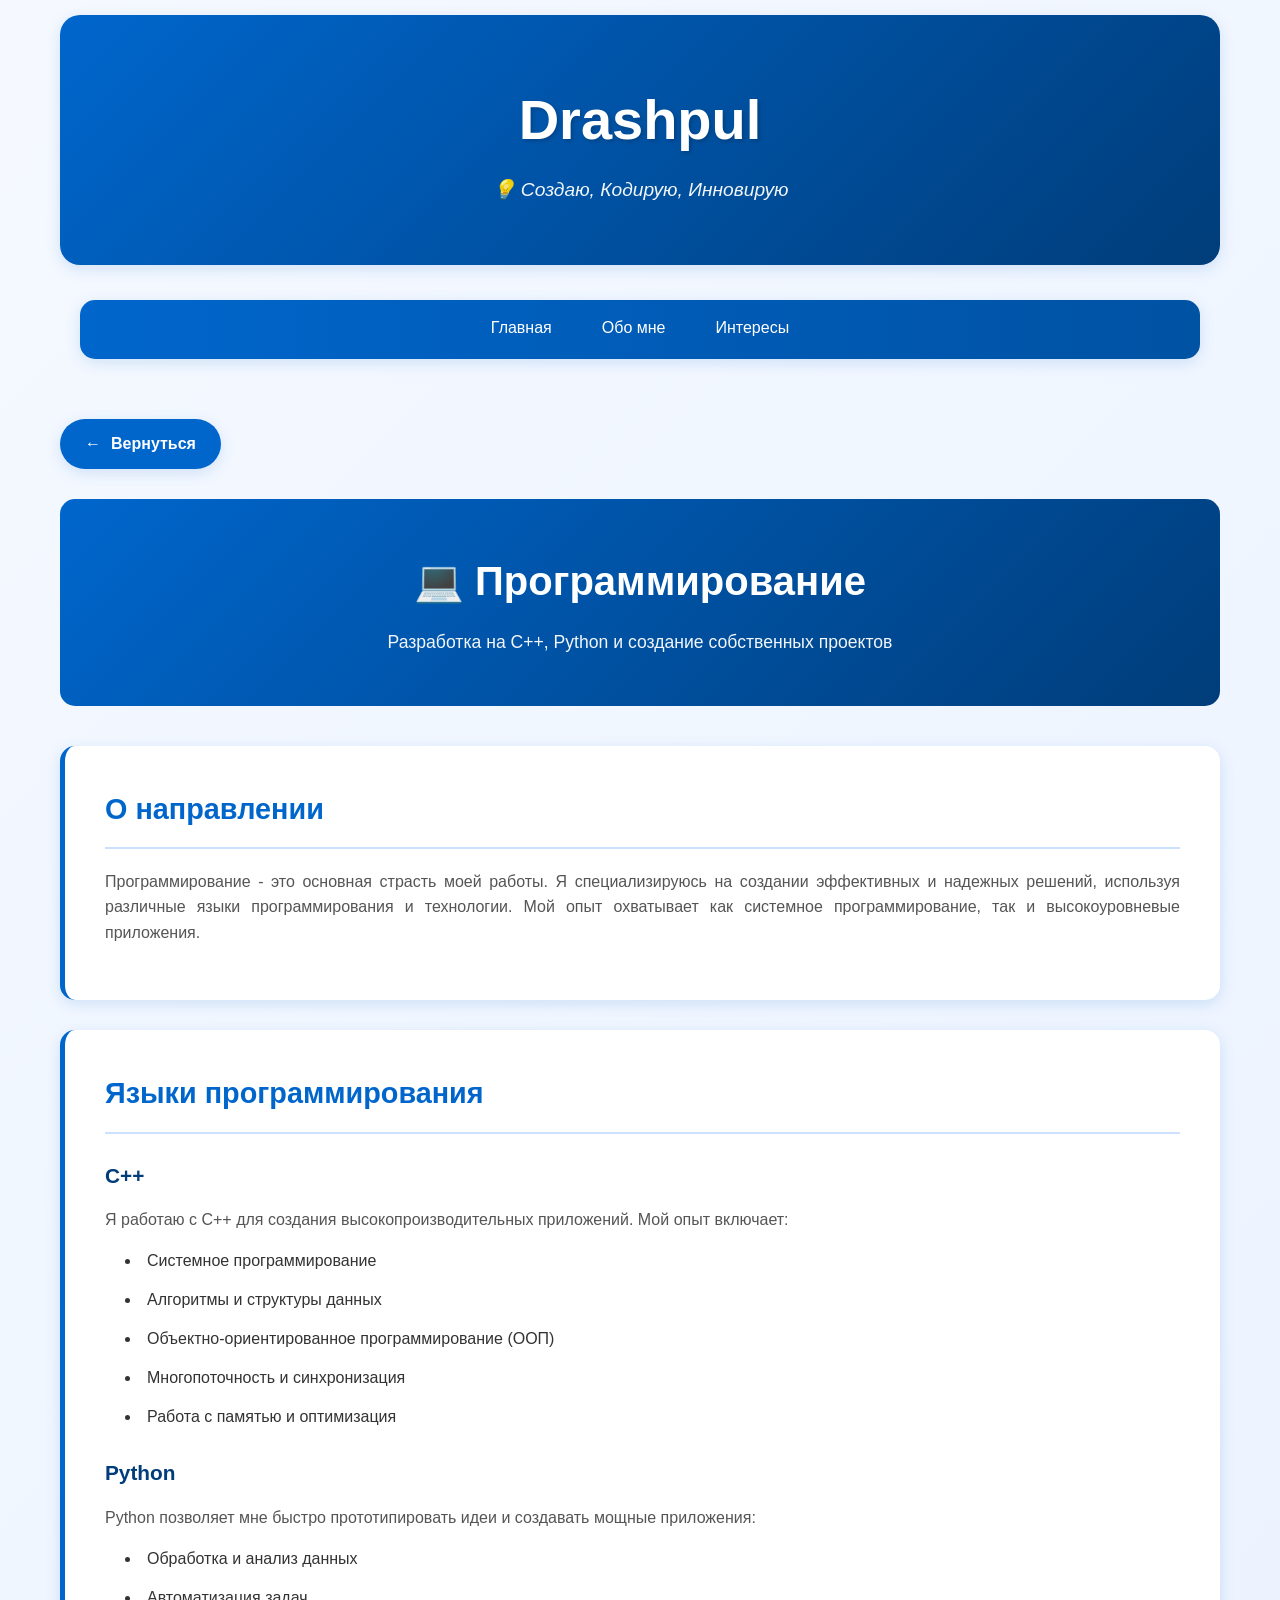
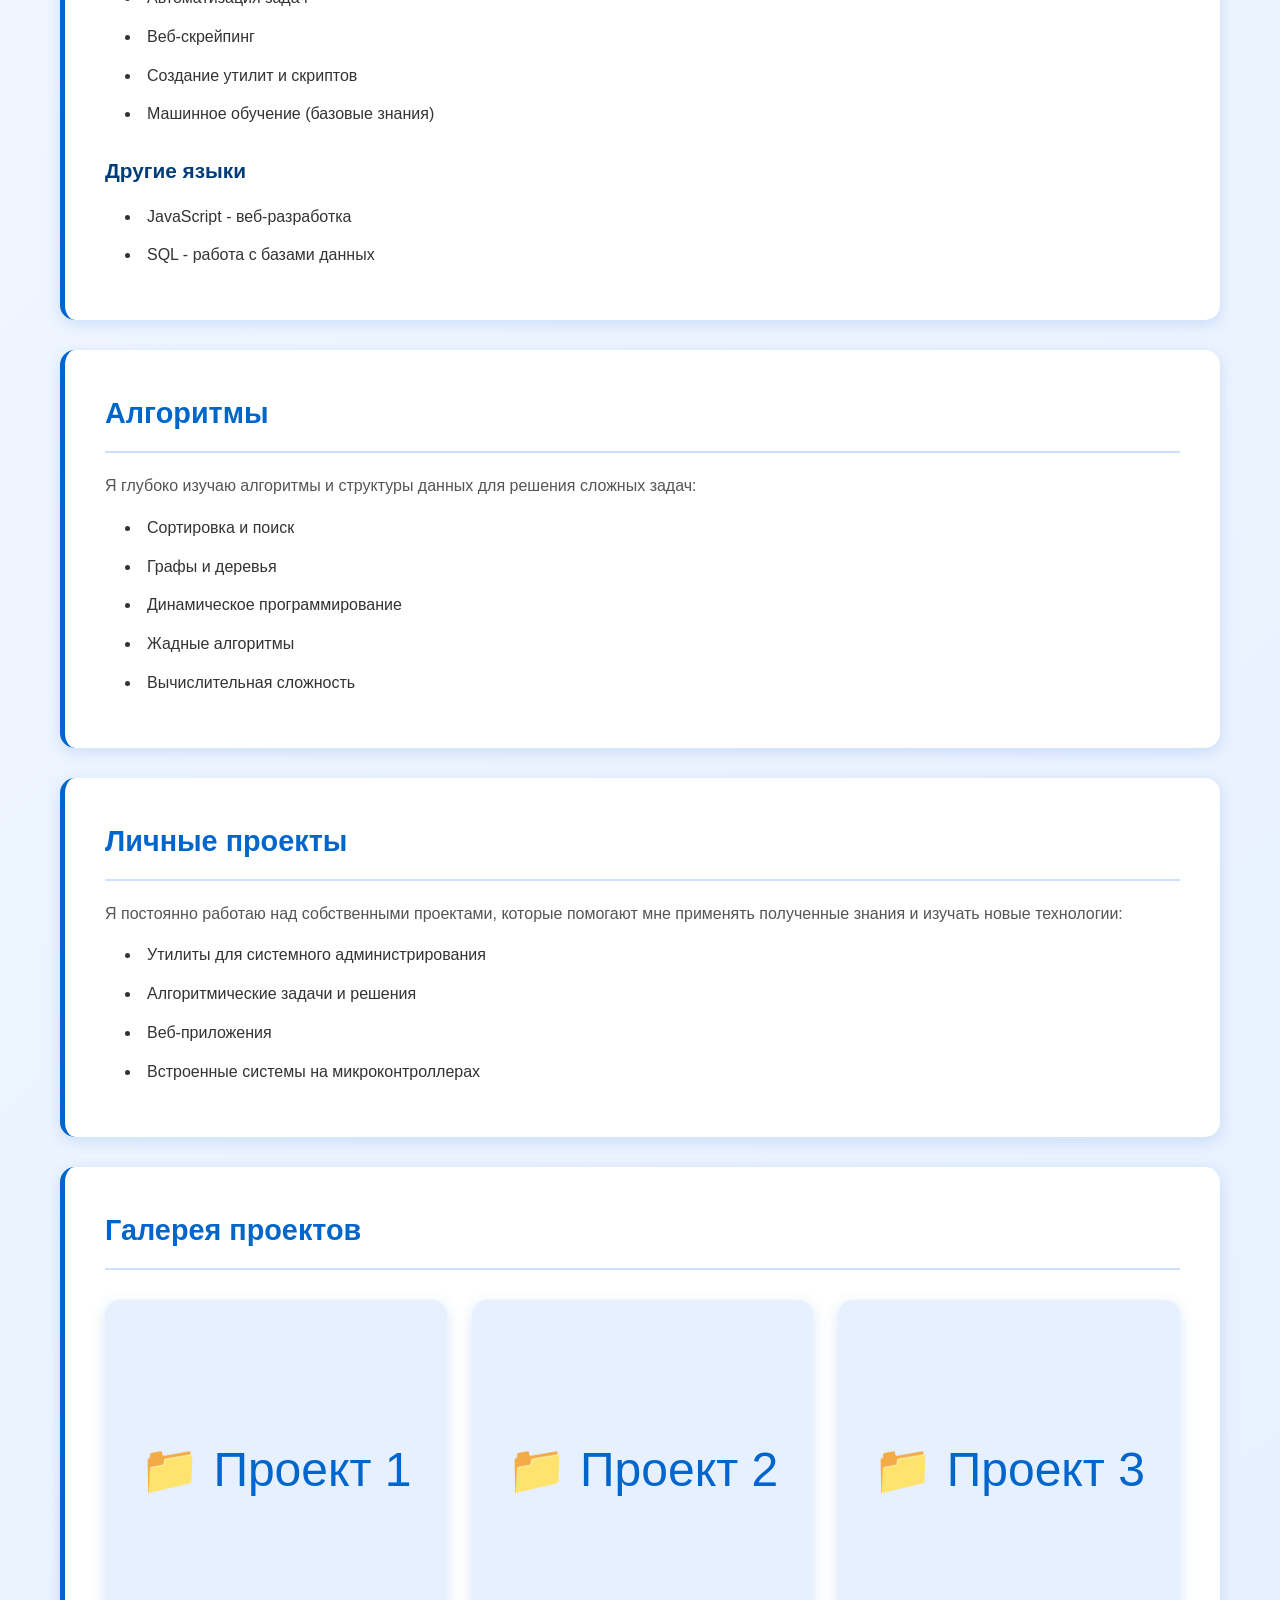
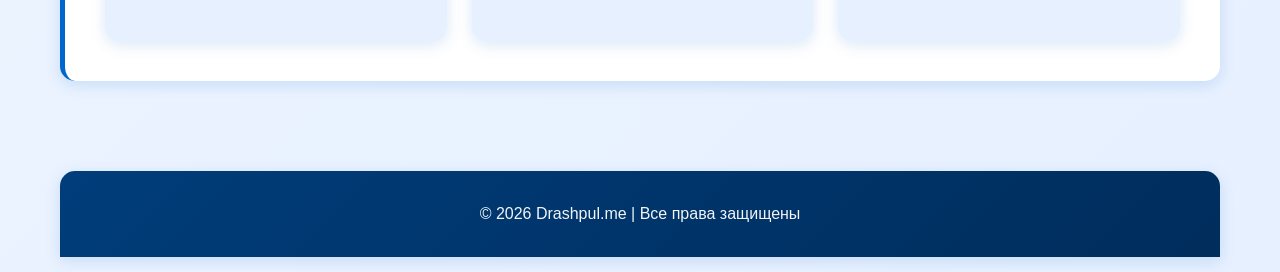
<file: pages/programming.html>
<!DOCTYPE html>
<html lang="ru">
<head>
    <meta charset="UTF-8">
    <meta name="viewport" content="width=device-width, initial-scale=1.0">
    <title>Программирование - Drashpul</title>
    <link rel="stylesheet" href="../css/style.css">
</head>
<body>
    <div class="container">
        <!-- Header -->
        <header class="header">
            <div class="header-content">
                <h1 class="logo">Drashpul</h1>
                <p class="tagline">💡 Создаю, Кодирую, Инновирую</p>
            </div>
        </header>

        <!-- Navigation -->
        <nav class="navbar">
            <ul class="nav-links">
                <li><a href="../index.html" class="nav-link">Главная</a></li>
                <li><a href="about.html" class="nav-link">Обо мне</a></li>
                <li><a href="interests.html" class="nav-link">Интересы</a></li>
            </ul>
        </nav>

        <!-- Main Content -->
        <main class="main-content">
            <a href="interests.html" class="back-button">Вернуться</a>

            <div class="section-header">
                <h1>💻 Программирование</h1>
                <p>Разработка на C++, Python и создание собственных проектов</p>
            </div>

            <section class="content-section">
                <h2>О направлении</h2>
                <p>
                    Программирование - это основная страсть моей работы. Я специализируюсь на 
                    создании эффективных и надежных решений, используя различные языки программирования 
                    и технологии. Мой опыт охватывает как системное программирование, так и высокоуровневые 
                    приложения.
                </p>
            </section>

            <section class="content-section">
                <h2>Языки программирования</h2>

                <h3>C++</h3>
                <p>
                    Я работаю с C++ для создания высокопроизводительных приложений. 
                    Мой опыт включает:
                </p>
                <ul>
                    <li>Системное программирование</li>
                    <li>Алгоритмы и структуры данных</li>
                    <li>Объектно-ориентированное программирование (ООП)</li>
                    <li>Многопоточность и синхронизация</li>
                    <li>Работа с памятью и оптимизация</li>
                </ul>

                <h3>Python</h3>
                <p>
                    Python позволяет мне быстро прототипировать идеи и создавать мощные приложения:
                </p>
                <ul>
                    <li>Обработка и анализ данных</li>
                    <li>Автоматизация задач</li>
                    <li>Веб-скрейпинг</li>
                    <li>Создание утилит и скриптов</li>
                    <li>Машинное обучение (базовые знания)</li>
                </ul>

                <h3>Другие языки</h3>
                <ul>
                    <li>JavaScript - веб-разработка</li>
                    <li>SQL - работа с базами данных</li>
                </ul>
            </section>

            <section class="content-section">
                <h2>Алгоритмы</h2>
                <p>
                    Я глубоко изучаю алгоритмы и структуры данных для решения сложных задач:
                </p>
                <ul>
                    <li>Сортировка и поиск</li>
                    <li>Графы и деревья</li>
                    <li>Динамическое программирование</li>
                    <li>Жадные алгоритмы</li>
                    <li>Вычислительная сложность</li>
                </ul>
            </section>

            <section class="content-section">
                <h2>Личные проекты</h2>
                <p>
                    Я постоянно работаю над собственными проектами, которые помогают мне 
                    применять полученные знания и изучать новые технологии:
                </p>
                <ul>
                    <li>Утилиты для системного администрирования</li>
                    <li>Алгоритмические задачи и решения</li>
                    <li>Веб-приложения</li>
                    <li>Встроенные системы на микроконтроллерах</li>
                </ul>
            </section>

            <section class="content-section">
                <h2>Галерея проектов</h2>
                <div class="gallery">
                    <div class="gallery-item">
                        <div class="gallery-placeholder">📁 Проект 1</div>
                    </div>
                    <div class="gallery-item">
                        <div class="gallery-placeholder">📁 Проект 2</div>
                    </div>
                    <div class="gallery-item">
                        <div class="gallery-placeholder">📁 Проект 3</div>
                    </div>
                </div>
            </section>
        </main>

        <!-- Footer -->
        <footer class="footer">
            <p>&copy; 2026 Drashpul.me | Все права защищены</p>
        </footer>
    </div>

    <script src="../js/script.js"></script>
</body>
</html>
</file>
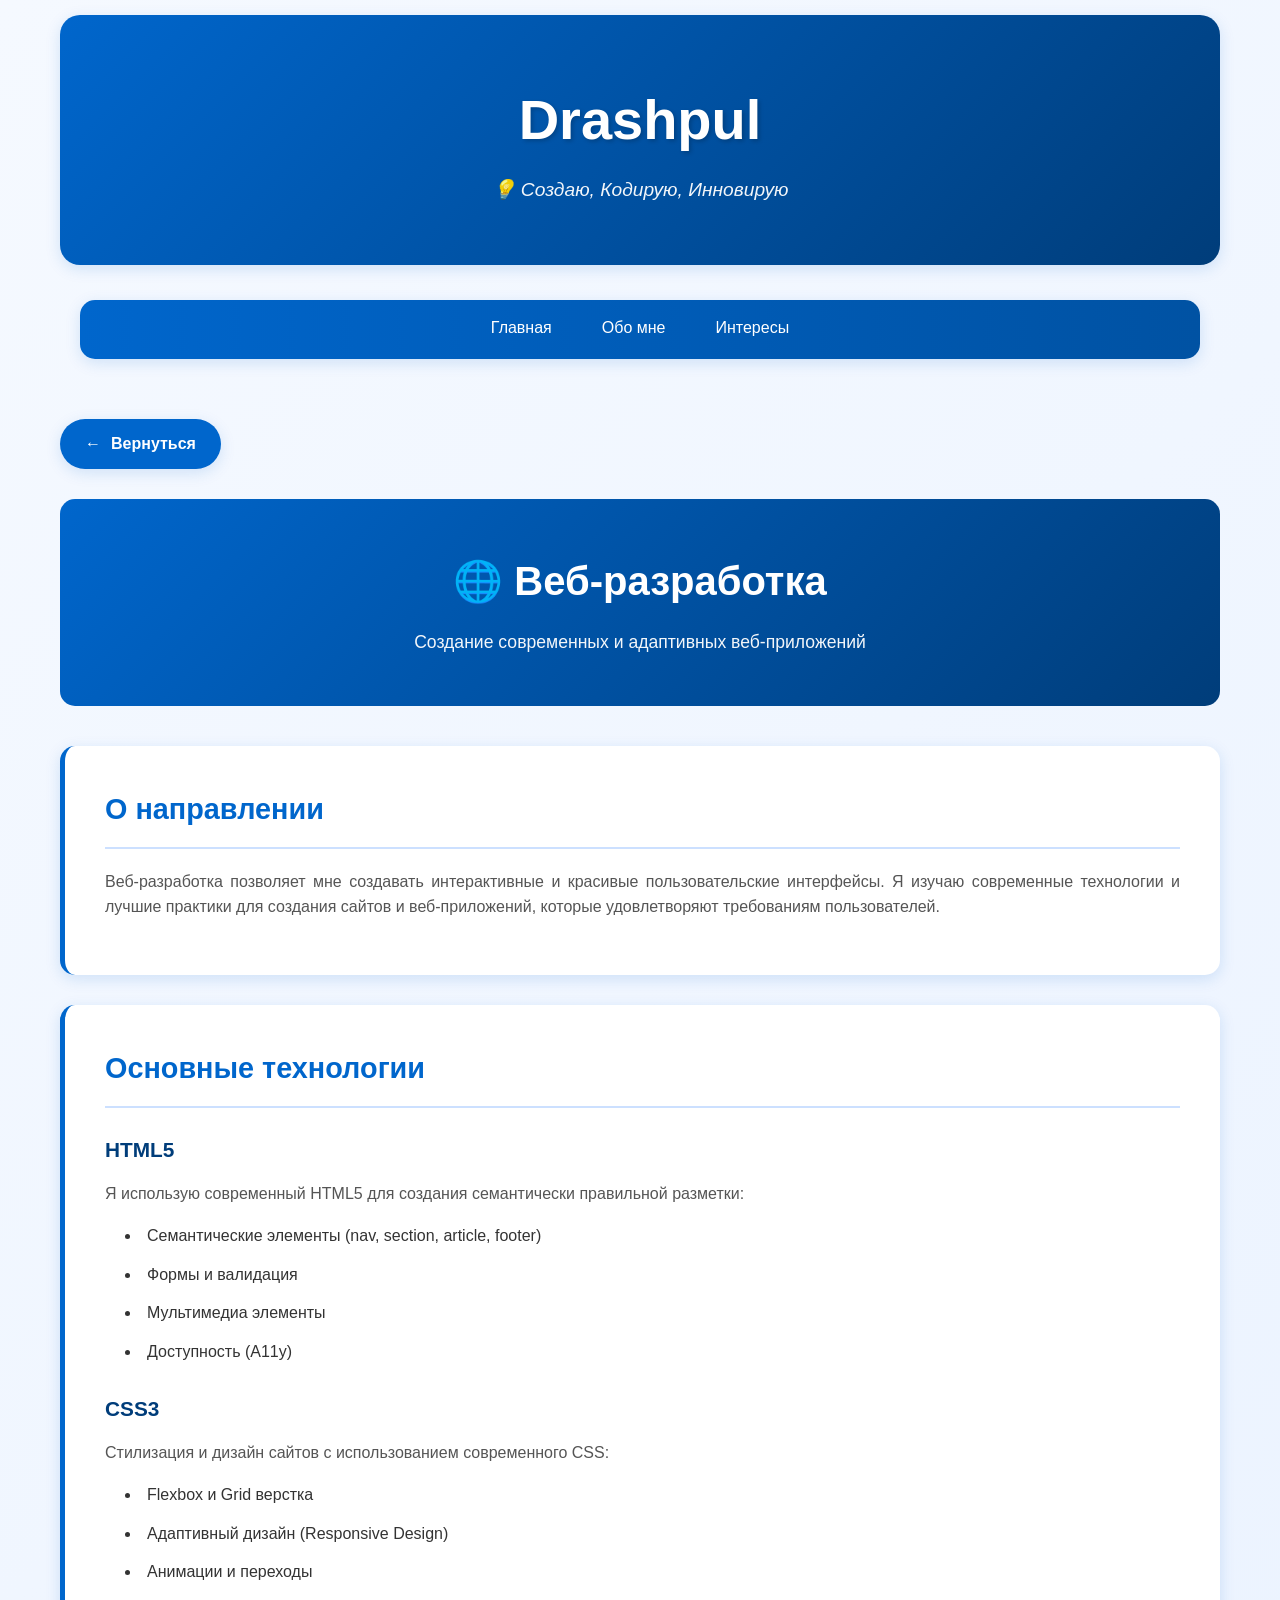
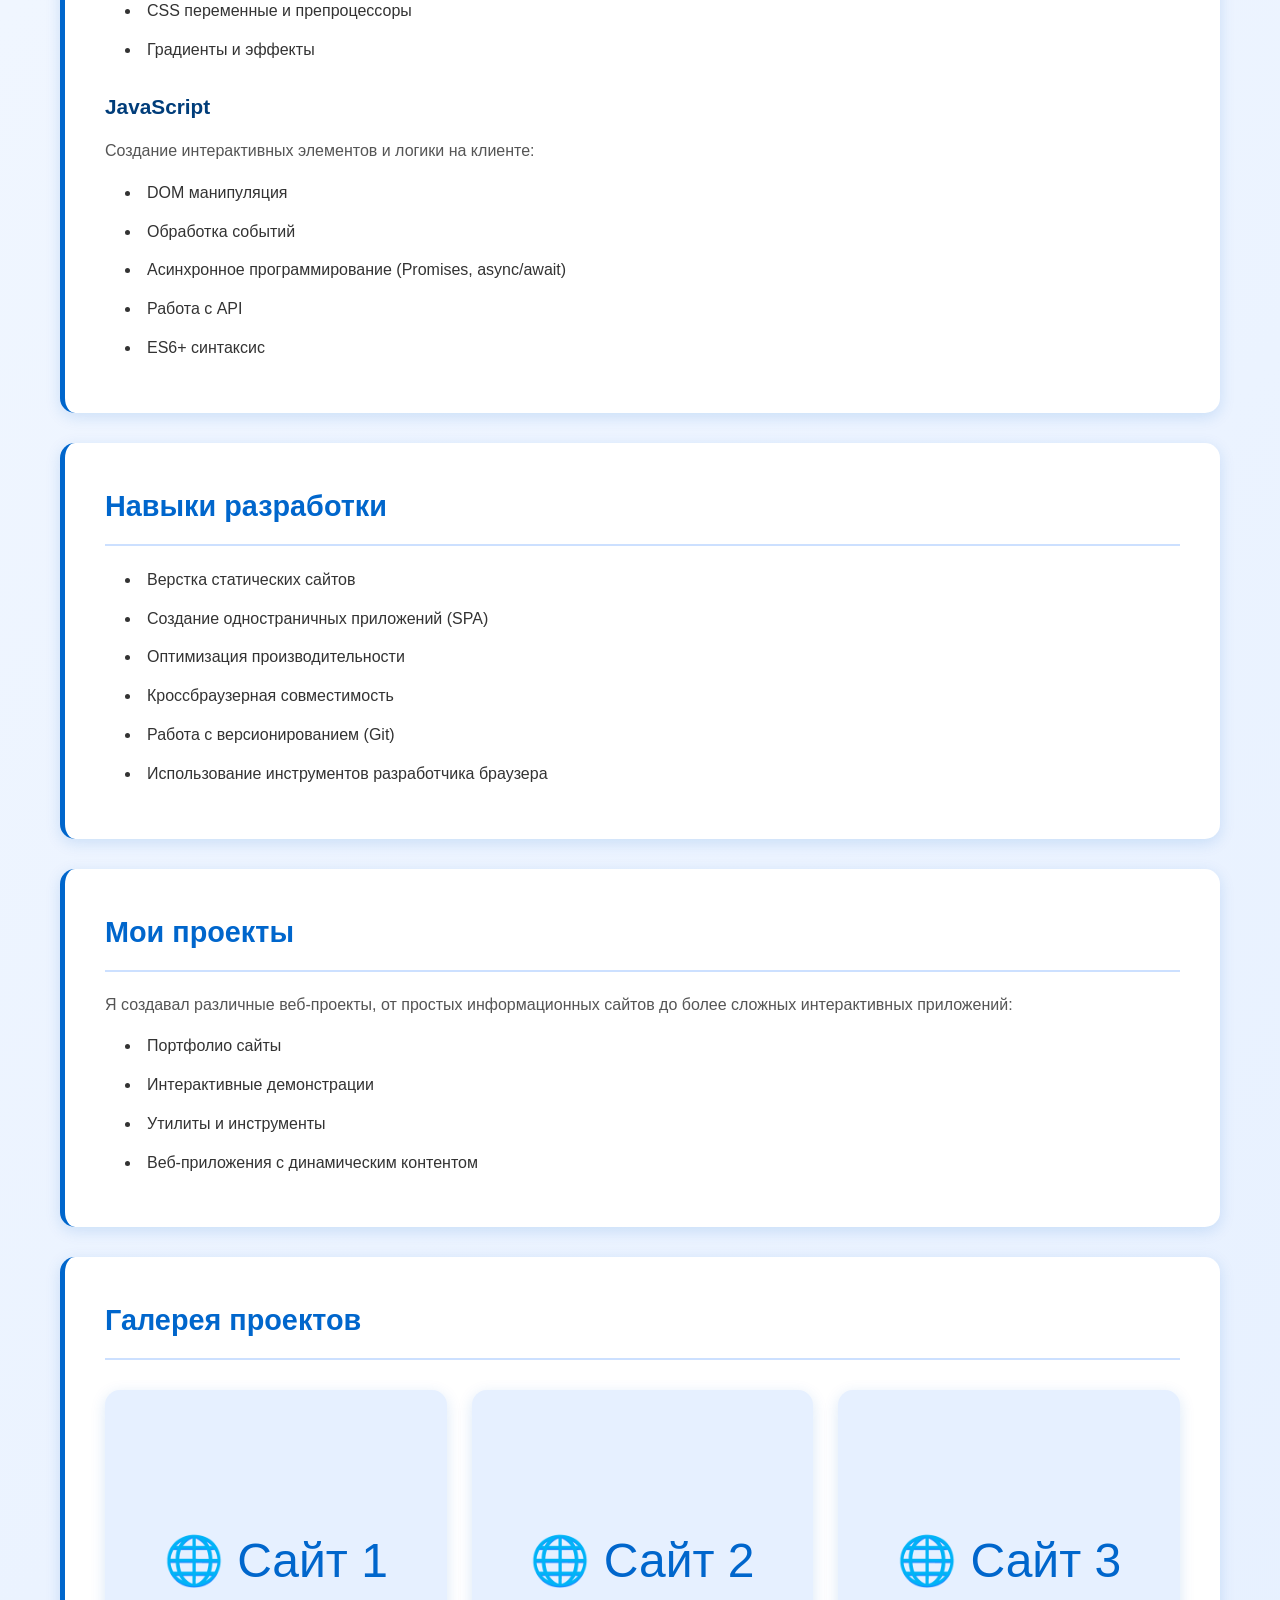
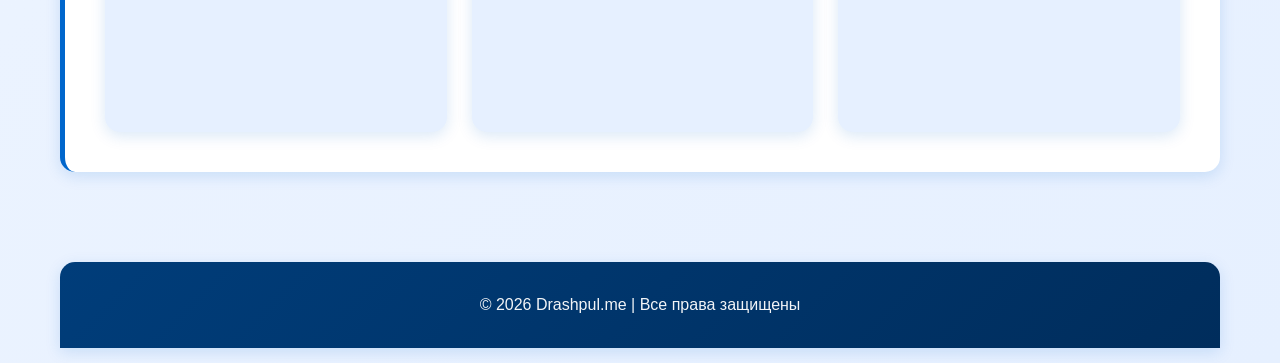
<file: pages/web-development.html>
<!DOCTYPE html>
<html lang="ru">
<head>
    <meta charset="UTF-8">
    <meta name="viewport" content="width=device-width, initial-scale=1.0">
    <title>Веб-разработка - Drashpul</title>
    <link rel="stylesheet" href="../css/style.css">
</head>
<body>
    <div class="container">
        <!-- Header -->
        <header class="header">
            <div class="header-content">
                <h1 class="logo">Drashpul</h1>
                <p class="tagline">💡 Создаю, Кодирую, Инновирую</p>
            </div>
        </header>

        <!-- Navigation -->
        <nav class="navbar">
            <ul class="nav-links">
                <li><a href="../index.html" class="nav-link">Главная</a></li>
                <li><a href="about.html" class="nav-link">Обо мне</a></li>
                <li><a href="interests.html" class="nav-link">Интересы</a></li>
            </ul>
        </nav>

        <!-- Main Content -->
        <main class="main-content">
            <a href="interests.html" class="back-button">Вернуться</a>

            <div class="section-header">
                <h1>🌐 Веб-разработка</h1>
                <p>Создание современных и адаптивных веб-приложений</p>
            </div>

            <section class="content-section">
                <h2>О направлении</h2>
                <p>
                    Веб-разработка позволяет мне создавать интерактивные и красивые пользовательские 
                    интерфейсы. Я изучаю современные технологии и лучшие практики для создания 
                    сайтов и веб-приложений, которые удовлетворяют требованиям пользователей.
                </p>
            </section>

            <section class="content-section">
                <h2>Основные технологии</h2>

                <h3>HTML5</h3>
                <p>
                    Я использую современный HTML5 для создания семантически правильной разметки:
                </p>
                <ul>
                    <li>Семантические элементы (nav, section, article, footer)</li>
                    <li>Формы и валидация</li>
                    <li>Мультимедиа элементы</li>
                    <li>Доступность (A11y)</li>
                </ul>

                <h3>CSS3</h3>
                <p>
                    Стилизация и дизайн сайтов с использованием современного CSS:
                </p>
                <ul>
                    <li>Flexbox и Grid верстка</li>
                    <li>Адаптивный дизайн (Responsive Design)</li>
                    <li>Анимации и переходы</li>
                    <li>CSS переменные и препроцессоры</li>
                    <li>Градиенты и эффекты</li>
                </ul>

                <h3>JavaScript</h3>
                <p>
                    Создание интерактивных элементов и логики на клиенте:
                </p>
                <ul>
                    <li>DOM манипуляция</li>
                    <li>Обработка событий</li>
                    <li>Асинхронное программирование (Promises, async/await)</li>
                    <li>Работа с API</li>
                    <li>ES6+ синтаксис</li>
                </ul>
            </section>

            <section class="content-section">
                <h2>Навыки разработки</h2>
                <ul>
                    <li>Верстка статических сайтов</li>
                    <li>Создание одностраничных приложений (SPA)</li>
                    <li>Оптимизация производительности</li>
                    <li>Кроссбраузерная совместимость</li>
                    <li>Работа с версионированием (Git)</li>
                    <li>Использование инструментов разработчика браузера</li>
                </ul>
            </section>

            <section class="content-section">
                <h2>Мои проекты</h2>
                <p>
                    Я создавал различные веб-проекты, от простых информационных сайтов 
                    до более сложных интерактивных приложений:
                </p>
                <ul>
                    <li>Портфолио сайты</li>
                    <li>Интерактивные демонстрации</li>
                    <li>Утилиты и инструменты</li>
                    <li>Веб-приложения с динамическим контентом</li>
                </ul>
            </section>

            <section class="content-section">
                <h2>Галерея проектов</h2>
                <div class="gallery">
                    <div class="gallery-item">
                        <div class="gallery-placeholder">🌐 Сайт 1</div>
                    </div>
                    <div class="gallery-item">
                        <div class="gallery-placeholder">🌐 Сайт 2</div>
                    </div>
                    <div class="gallery-item">
                        <div class="gallery-placeholder">🌐 Сайт 3</div>
                    </div>
                </div>
            </section>
        </main>

        <!-- Footer -->
        <footer class="footer">
            <p>&copy; 2026 Drashpul.me | Все права защищены</p>
        </footer>
    </div>

    <script src="../js/script.js"></script>
</body>
</html>
</file>
<file: css/style.css>
/* ==================== VARIABLES & RESET ==================== */
:root {
    --primary-blue: #0066cc;
    --dark-blue: #003d7a;
    --light-blue: #e6f0ff;
    --lighter-blue: #cce0ff;
    --accent-blue: #0052a3;
    --text-dark: #1a1a1a;
    --text-light: #ffffff;
    --border-color: #b3d9ff;
    --shadow: 0 4px 15px rgba(0, 102, 204, 0.15);
    --transition: all 0.3s ease;
}

* {
    margin: 0;
    padding: 0;
    box-sizing: border-box;
}

html {
    scroll-behavior: smooth;
}

body {
    font-family: 'Segoe UI', Tahoma, Geneva, Verdana, sans-serif;
    background: linear-gradient(135deg, #f5f9ff 0%, #e6f0ff 100%);
    color: var(--text-dark);
    line-height: 1.6;
    min-height: 100vh;
}

/* ==================== CONTAINER & LAYOUT ==================== */
.container {
    max-width: 1200px;
    margin: 15px auto;
    padding: 0 20px;
    display: flex;
    flex-direction: column;
    min-height: 100vh;
    gap: 20px;
}

/* ==================== HEADER ==================== */
.header {
    background: linear-gradient(135deg, var(--primary-blue) 0%, var(--dark-blue) 100%);
    color: var(--text-light);
    padding: 60px 20px;
    text-align: center;
    box-shadow: var(--shadow);
    margin-bottom: 0;
    border-radius: 20px;
}

.header-content h1 {
    font-size: 3.5rem;
    margin-bottom: 10px;
    text-shadow: 2px 2px 4px rgba(0, 0, 0, 0.2);
}

.header-content .tagline {
    font-size: 1.2rem;
    opacity: 0.95;
    font-style: italic;
}

/* ==================== NAVBAR ==================== */
.navbar {
    background: linear-gradient(90deg, var(--primary-blue) 0%, var(--accent-blue) 100%);
    position: sticky;
    top: 0;
    z-index: 100;
    box-shadow: var(--shadow);
    border-radius: 15px;
    margin: 15px 20px 0 20px;
}

.nav-links {
    display: flex;
    list-style: none;
    justify-content: center;
    padding: 0 20px;
    flex-wrap: wrap;
}

.nav-link {
    color: var(--text-light);
    text-decoration: none;
    padding: 15px 25px;
    display: block;
    transition: var(--transition);
    border-bottom: 3px solid transparent;
}

.nav-link:hover {
    background-color: rgba(255, 255, 255, 0.1);
    border-bottom-color: var(--text-light);
}

.nav-link.active {
    border-bottom-color: var(--text-light);
    font-weight: bold;
}

/* ==================== MAIN CONTENT ==================== */
.main-content {
    flex: 1;
    padding: 40px 0;
}

/* ==================== HERO SECTION ==================== */
.hero {
    background: linear-gradient(135deg, var(--light-blue) 0%, var(--lighter-blue) 100%);
    padding: 80px 40px;
    border-radius: 15px;
    text-align: center;
    margin-bottom: 60px;
    box-shadow: var(--shadow);
    border-left: 5px solid var(--primary-blue);
}

.hero h2 {
    font-size: 2.5rem;
    color: var(--dark-blue);
    margin-bottom: 20px;
}

.hero p {
    font-size: 1.2rem;
    color: var(--text-dark);
    margin-bottom: 30px;
}

.cta-button {
    display: inline-block;
    background: linear-gradient(135deg, var(--primary-blue) 0%, var(--accent-blue) 100%);
    color: var(--text-light);
    padding: 15px 40px;
    border-radius: 50px;
    text-decoration: none;
    font-weight: bold;
    transition: var(--transition);
    box-shadow: 0 4px 15px rgba(0, 102, 204, 0.3);
}

.cta-button:hover {
    transform: translateY(-3px);
    box-shadow: 0 6px 20px rgba(0, 102, 204, 0.4);
}

/* ==================== INTERESTS SECTION ==================== */
.interests-preview {
    margin-top: 60px;
}

.interests-preview h2 {
    text-align: center;
    color: var(--dark-blue);
    font-size: 2.2rem;
    margin-bottom: 50px;
    position: relative;
    padding-bottom: 20px;
}

.interests-preview h2::after {
    content: '';
    position: absolute;
    bottom: 0;
    left: 50%;
    transform: translateX(-50%);
    width: 80px;
    height: 4px;
    background: linear-gradient(90deg, var(--primary-blue) 0%, var(--accent-blue) 100%);
    border-radius: 2px;
}

.interests-grid {
    display: grid;
    grid-template-columns: repeat(auto-fit, minmax(280px, 1fr));
    gap: 30px;
    margin-top: 40px;
}

/* ==================== INTEREST CARDS ==================== */
.interest-card {
    background: var(--text-light);
    border-radius: 15px;
    padding: 40px 30px;
    text-align: center;
    box-shadow: var(--shadow);
    transition: var(--transition);
    border-top: 5px solid var(--primary-blue);
    position: relative;
    overflow: hidden;
}

.interest-card::before {
    content: '';
    position: absolute;
    top: 0;
    left: 0;
    right: 0;
    bottom: 0;
    background: linear-gradient(135deg, rgba(0, 102, 204, 0.05) 0%, transparent 100%);
    opacity: 0;
    transition: var(--transition);
}

.interest-card:hover {
    transform: translateY(-10px);
    box-shadow: 0 10px 30px rgba(0, 102, 204, 0.25);
}

.interest-card:hover::before {
    opacity: 1;
}

.interest-icon {
    font-size: 3.5rem;
    margin-bottom: 20px;
    display: block;
}

.interest-card h3 {
    color: var(--primary-blue);
    font-size: 1.5rem;
    margin-bottom: 15px;
}

.interest-card p {
    color: #666;
    margin-bottom: 25px;
    font-size: 0.95rem;
}

.link-btn {
    display: inline-block;
    background: linear-gradient(135deg, var(--primary-blue) 0%, var(--accent-blue) 100%);
    color: var(--text-light);
    padding: 10px 25px;
    border-radius: 50px;
    text-decoration: none;
    font-weight: 600;
    transition: var(--transition);
    font-size: 0.9rem;
}

.link-btn:hover {
    transform: scale(1.05);
}

/* ==================== SECTION PAGE LAYOUT ==================== */
.section-header {
    background: linear-gradient(135deg, var(--primary-blue) 0%, var(--dark-blue) 100%);
    color: var(--text-light);
    padding: 50px 40px;
    border-radius: 15px;
    margin-bottom: 40px;
    text-align: center;
}

.section-header h1 {
    font-size: 2.5rem;
    margin-bottom: 15px;
}

.section-header p {
    font-size: 1.1rem;
    opacity: 0.95;
}

.back-button {
    display: inline-flex;
    align-items: center;
    gap: 10px;
    background: var(--primary-blue);
    color: var(--text-light);
    padding: 12px 25px;
    border-radius: 50px;
    text-decoration: none;
    font-weight: 600;
    transition: var(--transition);
    margin-bottom: 30px;
    box-shadow: var(--shadow);
}

.back-button:hover {
    background: var(--accent-blue);
    transform: translateX(-5px);
}

.back-button::before {
    content: '← ';
}

/* ==================== CONTENT SECTIONS ==================== */
.content-section {
    background: var(--text-light);
    border-radius: 15px;
    padding: 40px;
    margin-bottom: 30px;
    box-shadow: var(--shadow);
    border-left: 5px solid var(--primary-blue);
}

.content-section h2 {
    color: var(--primary-blue);
    font-size: 1.8rem;
    margin-bottom: 20px;
    padding-bottom: 15px;
    border-bottom: 2px solid var(--lighter-blue);
}

.content-section h3 {
    color: var(--dark-blue);
    font-size: 1.3rem;
    margin-top: 25px;
    margin-bottom: 15px;
}

.content-section ul {
    list-style-position: inside;
    margin-left: 20px;
    line-height: 1.8;
}

.content-section li {
    margin-bottom: 10px;
    color: #333;
}

.content-section p {
    color: #555;
    margin-bottom: 15px;
    text-align: justify;
}

/* ==================== GALLERY ==================== */
.gallery {
    display: grid;
    grid-template-columns: repeat(auto-fit, minmax(250px, 1fr));
    gap: 25px;
    margin-top: 30px;
}

.gallery-item {
    border-radius: 15px;
    overflow: hidden;
    box-shadow: var(--shadow);
    transition: var(--transition);
    background: var(--light-blue);
    aspect-ratio: 1;
    display: flex;
    align-items: center;
    justify-content: center;
}

.gallery-item:hover {
    transform: scale(1.05);
    box-shadow: 0 8px 25px rgba(0, 102, 204, 0.3);
}

.gallery-item img {
    width: 100%;
    height: 100%;
    object-fit: cover;
}

.gallery-placeholder {
    color: var(--primary-blue);
    font-size: 3rem;
    text-align: center;
}

/* ==================== FOOTER ==================== */
.footer {
    background: linear-gradient(135deg, var(--dark-blue) 0%, #002d5c 100%);
    color: var(--text-light);
    text-align: center;
    padding: 30px 20px;
    margin-top: auto;
    border-radius: 15px 15px 0 0;
    box-shadow: var(--shadow);
    font-weight: 500;
}

.footer p {
    opacity: 0.95;
}

/* ==================== RESPONSIVE DESIGN ==================== */
@media (max-width: 768px) {
    .header-content h1 {
        font-size: 2.5rem;
    }

    .hero h2 {
        font-size: 1.8rem;
    }

    .interests-preview h2 {
        font-size: 1.8rem;
    }

    .section-header h1 {
        font-size: 1.8rem;
    }

    .nav-links {
        gap: 0;
    }

    .nav-link {
        padding: 12px 15px;
    }

    .interests-grid {
        grid-template-columns: 1fr;
    }

    .hero {
        padding: 50px 20px;
    }

    .content-section {
        padding: 30px 20px;
    }

    .gallery {
        grid-template-columns: repeat(auto-fit, minmax(200px, 1fr));
    }
}

@media (max-width: 480px) {
    .container {
        padding: 0 10px;
    }

    .header {
        padding: 40px 15px;
    }

    .header-content h1 {
        font-size: 2rem;
    }

    .nav-link {
        padding: 10px 12px;
        font-size: 0.9rem;
    }

    .hero h2 {
        font-size: 1.5rem;
    }

    .section-header h1 {
        font-size: 1.5rem;
    }
}
</file>
